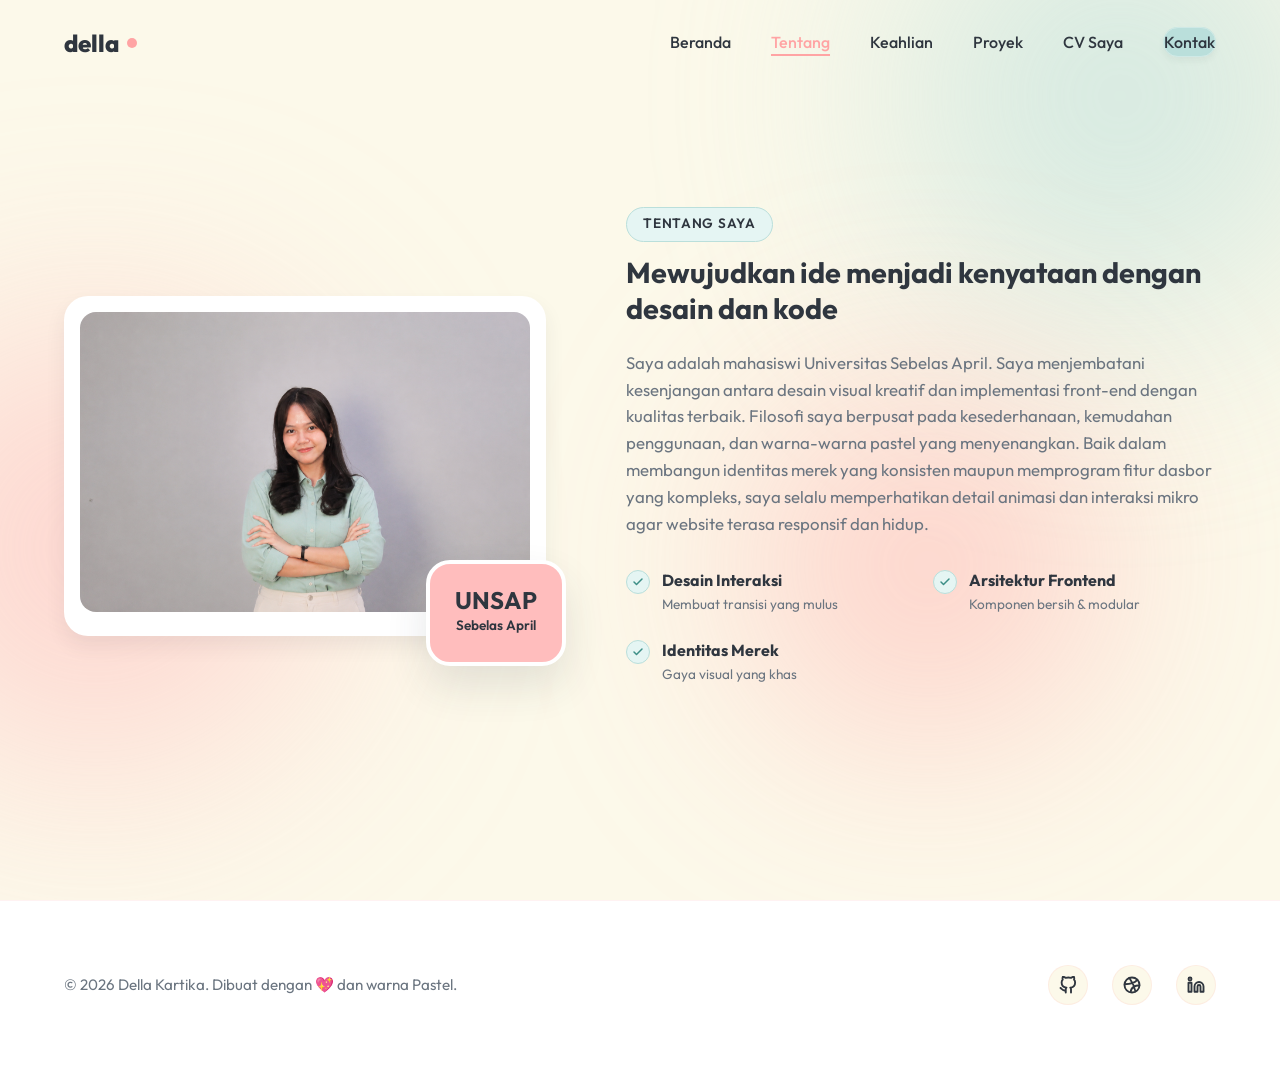
<file: pastel-portfolio/about.html>
<!DOCTYPE html>
<html lang="id">
<head>
  <meta charset="UTF-8">
  <meta name="viewport" content="width=device-width, initial-scale=1.0">
  
  <title>Della Kartika | Tentang Saya</title>
  <meta name="description" content="Tentang Della Kartika - UI/UX Designer & Frontend Developer. Mahasiswi Universitas Sebelas April di Sumedang, Indonesia.">
  
  <!-- Favicon -->
  <link rel="icon" type="image/png" href="assets/avatar_profile.png">
  
  <!-- CSS Stylesheet -->
  <link rel="stylesheet" href="style.css">
</head>
<body>

  <!-- Background Blobs -->
  <div class="blob-decor blob-1"></div>
  <div class="blob-2 blob-decor"></div>
  <div class="blob-3 blob-decor"></div>

  <!-- Navigation Bar -->
  <header class="navbar" id="navbar">
    <div class="container">
      <a href="index.html" class="logo">
        della<span class="logo-dot"></span>
      </a>
      
      <nav>
        <ul class="nav-links" id="nav-links">
          <li class="nav-item"><a href="index.html">Beranda</a></li>
          <li class="nav-item"><a href="about.html" class="active">Tentang</a></li>
          <li class="nav-item"><a href="skill.html">Keahlian</a></li>
          <li class="nav-item"><a href="project.html">Proyek</a></li>
          <li class="nav-item"><a href="cv.html">CV Saya</a></li>
          <li class="nav-item"><a href="contact.html" class="nav-btn">Kontak</a></li>
        </ul>
      </nav>
      
      <button class="mobile-toggle" id="mobile-toggle" aria-label="Toggle Menu">
        <svg width="24" height="24" viewBox="0 0 24 24" fill="none" stroke="currentColor" stroke-width="2.5" stroke-linecap="round" stroke-linejoin="round">
          <line x1="3" y1="12" x2="21" y2="12"></line>
          <line x1="3" y1="6" x2="21" y2="6"></line>
          <line x1="3" y1="18" x2="21" y2="18"></line>
        </svg>
      </button>
    </div>
  </header>

  <!-- About Section (Explore Screen) -->
  <section class="about" id="about" style="min-height: 100vh; display: flex; align-items: center; padding-top: 10rem; padding-bottom: 8rem;">
    <div class="container">
      <div class="about-grid">
        <div class="about-visual" id="about-visual">
          <div class="about-img-box">
            <!-- Reuse avatar for secondary illustration, styled as Polaroid photo -->
            <img src="assets/avatar_profile.png" alt="Della Kartika working" class="about-img">
            <div class="about-badge">
              <span class="num" style="font-size: 1.5rem; font-weight: 700;">UNSAP</span>
              <span class="txt">Sebelas April</span>
            </div>
          </div>
        </div>
        
        <div class="about-content" id="about-content">
          <span class="section-tag">Tentang Saya</span>
          <h2 class="about-subtitle">Mewujudkan ide menjadi kenyataan dengan desain dan kode</h2>
          <p class="about-p">Saya adalah mahasiswi Universitas Sebelas April. Saya menjembatani kesenjangan antara desain visual kreatif dan implementasi front-end dengan kualitas terbaik. Filosofi saya berpusat pada kesederhanaan, kemudahan penggunaan, dan warna-warna pastel yang menyenangkan. Baik dalam membangun identitas merek yang konsisten maupun memprogram fitur dasbor yang kompleks, saya selalu memperhatikan detail animasi dan interaksi mikro agar website terasa responsif dan hidup.</p>
          
          <div class="about-details">
            <div class="detail-item">
              <div class="detail-check">
                <svg width="12" height="12" viewBox="0 0 24 24" fill="none" stroke="currentColor" stroke-width="3" stroke-linecap="round" stroke-linejoin="round"><polyline points="20 6 9 17 4 12"></polyline></svg>
              </div>
              <div class="detail-text">
                <h4>Desain Interaksi</h4>
                <p>Membuat transisi yang mulus</p>
              </div>
            </div>
            
            <div class="detail-item">
              <div class="detail-check">
                <svg width="12" height="12" viewBox="0 0 24 24" fill="none" stroke="currentColor" stroke-width="3" stroke-linecap="round" stroke-linejoin="round"><polyline points="20 6 9 17 4 12"></polyline></svg>
              </div>
              <div class="detail-text">
                <h4>Arsitektur Frontend</h4>
                <p>Komponen bersih & modular</p>
              </div>
            </div>
            
            <div class="detail-item">
              <div class="detail-check">
                <svg width="12" height="12" viewBox="0 0 24 24" fill="none" stroke="currentColor" stroke-width="3" stroke-linecap="round" stroke-linejoin="round"><polyline points="20 6 9 17 4 12"></polyline></svg>
              </div>
              <div class="detail-text">
                <h4>Identitas Merek</h4>
                <p>Gaya visual yang khas</p>
              </div>
            </div>
          </div>
        </div>
      </div>
    </div>
  </section>

  <!-- Footer Section -->
  <footer>
    <div class="container">
      <div class="footer-content">
        <p class="footer-copy">&copy; 2026 Della Kartika. Dibuat dengan 💖 dan warna Pastel.</p>
        
        <ul class="social-links">
          <li>
            <a href="https://github.com" class="social-link" target="_blank" rel="noopener noreferrer" aria-label="GitHub">
              <svg width="18" height="18" viewBox="0 0 24 24" fill="none" stroke="currentColor" stroke-width="2.5" stroke-linecap="round" stroke-linejoin="round"><path d="M9 19c-5 1.5-5-2.5-7-3m14 6v-3.87a3.37 3.37 0 0 0-.94-2.61c3.14-.35 6.44-1.54 6.44-7A5.44 5.44 0 0 0 20 4.77 5.07 5.07 0 0 0 19.91 1S18.73.65 16 2.48a13.38 13.38 0 0 0-7 0C6.27.65 5.09 1 5.09 1A5.07 5.07 0 0 0 5 4.77a5.44 5.44 0 0 0-1.5 3.78c0 5.42 3.3 6.61 6.44 7A3.37 3.37 0 0 0 9 18.13V22"></path></svg>
            </a>
          </li>
          <li>
            <a href="https://dribbble.com" class="social-link" target="_blank" rel="noopener noreferrer" aria-label="Dribbble">
              <svg width="18" height="18" viewBox="0 0 24 24" fill="none" stroke="currentColor" stroke-width="2.5" stroke-linecap="round" stroke-linejoin="round"><circle cx="12" cy="12" r="10"></circle><path d="M8.56 2.75c4.37 6.03 6.02 9.42 8.03 17.72m2.54-15.38c-3.72 4.35-8.94 5.66-16.88 5.85m19.5 1.9c-3.5-.49-11.05 1-11.6 8.56"></path></svg>
            </a>
          </li>
          <li>
            <a href="https://linkedin.com" class="social-link" target="_blank" rel="noopener noreferrer" aria-label="LinkedIn">
              <svg width="18" height="18" viewBox="0 0 24 24" fill="none" stroke="currentColor" stroke-width="2.5" stroke-linecap="round" stroke-linejoin="round"><path d="M16 8a6 6 0 0 1 6 6v7h-4v-7a2 2 0 0 0-2-2 2 2 0 0 0-2 2v7h-4v-7a6 6 0 0 1 6-6z"></path><rect x="2" y="9" width="4" height="12"></rect><circle cx="4" cy="4" r="2"></circle></svg>
            </a>
          </li>
        </ul>
      </div>
    </div>
  </footer>

  <!-- Back to Top Button -->
  <button class="back-to-top" id="back-to-top" aria-label="Back to top">
    <svg width="20" height="20" viewBox="0 0 24 24" fill="none" stroke="currentColor" stroke-width="2.5" stroke-linecap="round" stroke-linejoin="round"><polyline points="18 15 12 9 6 15"></polyline></svg>
  </button>

  <!-- JavaScript Interaction -->
  <script src="script.js"></script>
</body>
</html>
</file>
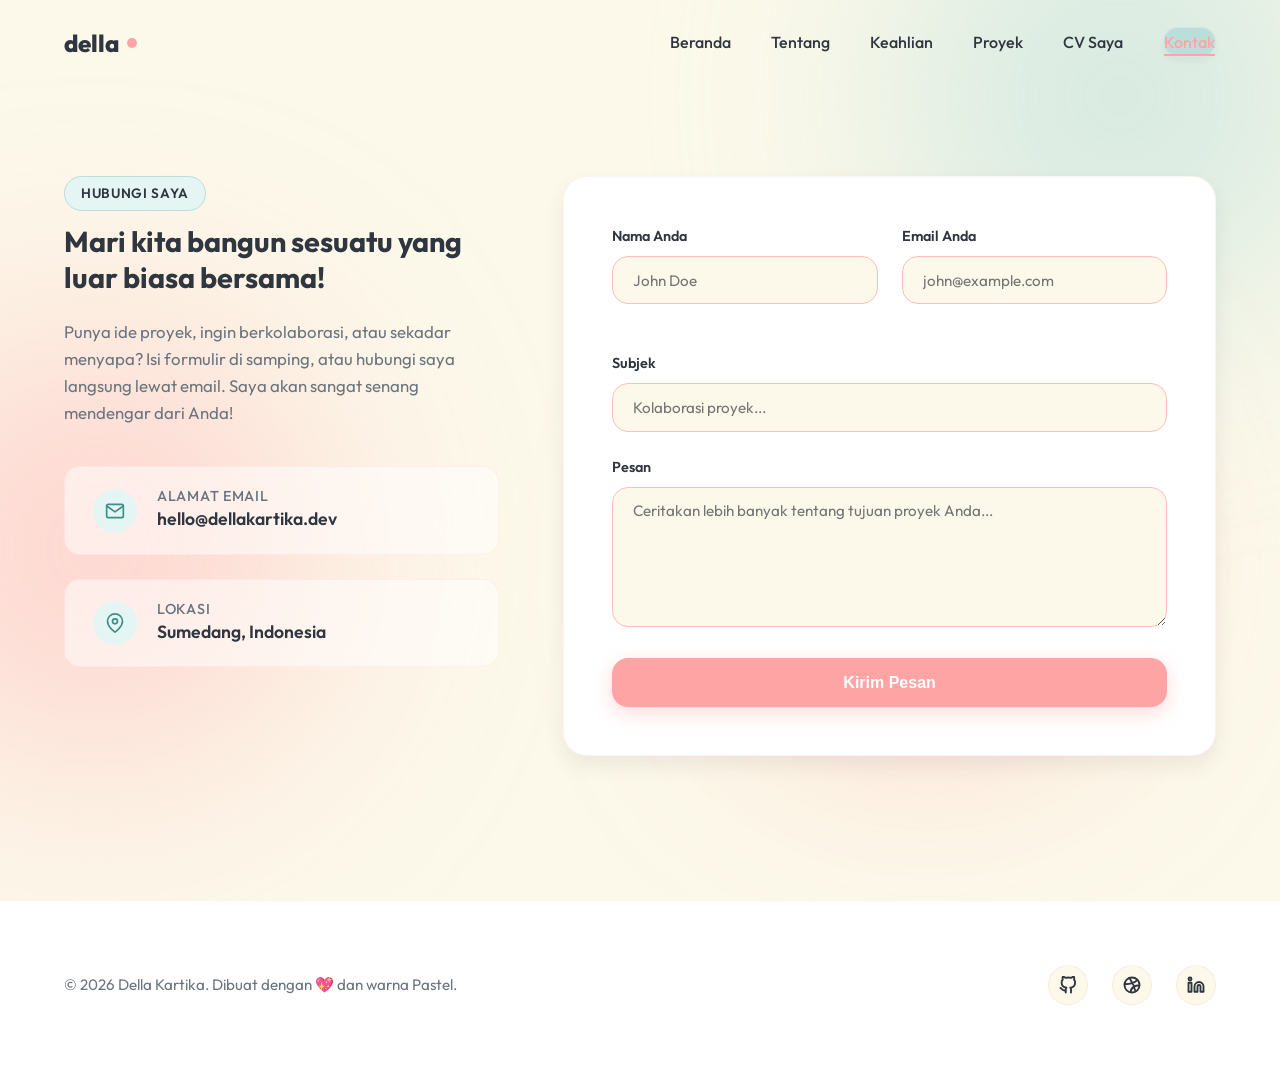
<file: pastel-portfolio/contact.html>
<!DOCTYPE html>
<html lang="id">
<head>
  <meta charset="UTF-8">
  <meta name="viewport" content="width=device-width, initial-scale=1.0">
  
  <title>Della Kartika | Kontak</title>
  <meta name="description" content="Hubungi Della Kartika - UI/UX Designer & Frontend Developer. Kirim pesan kerja sama, kolaborasi, atau pertanyaan.">
  
  <!-- Favicon -->
  <link rel="icon" type="image/png" href="assets/avatar_profile.png">
  
  <!-- CSS Stylesheet -->
  <link rel="stylesheet" href="style.css">
</head>
<body>

  <!-- Background Blobs -->
  <div class="blob-decor blob-1"></div>
  <div class="blob-2 blob-decor"></div>
  <div class="blob-3 blob-decor"></div>

  <!-- Navigation Bar -->
  <header class="navbar" id="navbar">
    <div class="container">
      <a href="index.html" class="logo">
        della<span class="logo-dot"></span>
      </a>
      
      <nav>
        <ul class="nav-links" id="nav-links">
          <li class="nav-item"><a href="index.html">Beranda</a></li>
          <li class="nav-item"><a href="about.html">Tentang</a></li>
          <li class="nav-item"><a href="skill.html">Keahlian</a></li>
          <li class="nav-item"><a href="project.html">Proyek</a></li>
          <li class="nav-item"><a href="cv.html">CV Saya</a></li>
          <li class="nav-item"><a href="contact.html" class="nav-btn active">Kontak</a></li>
        </ul>
      </nav>
      
      <button class="mobile-toggle" id="mobile-toggle" aria-label="Toggle Menu">
        <svg width="24" height="24" viewBox="0 0 24 24" fill="none" stroke="currentColor" stroke-width="2.5" stroke-linecap="round" stroke-linejoin="round">
          <line x1="3" y1="12" x2="21" y2="12"></line>
          <line x1="3" y1="6" x2="21" y2="6"></line>
          <line x1="3" y1="18" x2="21" y2="18"></line>
        </svg>
      </button>
    </div>
  </header>

  <!-- Contact Section (Contact Screen) -->
  <section class="contact" id="contact" style="padding-top: 10rem; padding-bottom: 8rem; min-height: 100vh; display: flex; align-items: center;">
    <div class="container">
      <div class="contact-grid">
        <div class="contact-info" id="contact-info">
          <span class="section-tag">Hubungi Saya</span>
          <h2 class="contact-subtitle">Mari kita bangun sesuatu yang luar biasa bersama!</h2>
          <p class="contact-p">Punya ide proyek, ingin berkolaborasi, atau sekadar menyapa? Isi formulir di samping, atau hubungi saya langsung lewat email. Saya akan sangat senang mendengar dari Anda!</p>
          
          <div class="contact-cards">
            <div class="contact-info-card">
              <div class="contact-info-icon">
                <svg width="20" height="20" viewBox="0 0 24 24" fill="none" stroke="currentColor" stroke-width="2" stroke-linecap="round" stroke-linejoin="round"><path d="M4 4h16c1.1 0 2 .9 2 2v12c0 1.1-.9 2-2 2H4c-1.1 0-2-.9-2-2V6c0-1.1.9-2 2-2z"></path><polyline points="22,6 12,13 2,6"></polyline></svg>
              </div>
              <div class="contact-info-text">
                <h4>Alamat Email</h4>
                <p>hello@dellakartika.dev</p>
              </div>
            </div>
            
            <div class="contact-info-card">
              <div class="contact-info-icon">
                <svg width="20" height="20" viewBox="0 0 24 24" fill="none" stroke="currentColor" stroke-width="2" stroke-linecap="round" stroke-linejoin="round"><path d="M21 10c0 7-9 13-9 13s-9-6-9-13a9 9 0 0 1 18 0z"></path><circle cx="12" cy="10" r="3"></circle></svg>
              </div>
              <div class="contact-info-text">
                <h4>Lokasi</h4>
                <p>Sumedang, Indonesia</p>
              </div>
            </div>
          </div>
        </div>
        
        <div class="contact-form-container" id="contact-form-container">
          <form id="contact-form">
            <div class="form-row">
              <div class="form-group">
                <label for="name">Nama Anda</label>
                <input type="text" id="name" class="form-control" placeholder="John Doe" required>
              </div>
              <div class="form-group">
                <label for="email">Email Anda</label>
                <input type="email" id="email" class="form-control" placeholder="john@example.com" required>
              </div>
            </div>
            
            <div class="form-group">
              <label for="subject">Subjek</label>
              <input type="text" id="subject" class="form-control" placeholder="Kolaborasi proyek..." required>
            </div>
            
            <div class="form-group">
              <label for="message">Pesan</label>
              <textarea id="message" class="form-control" placeholder="Ceritakan lebih banyak tentang tujuan proyek Anda..." required></textarea>
            </div>
            
            <button type="submit" class="btn btn-primary" style="width: 100%;">Kirim Pesan</button>
          </form>
        </div>
      </div>
    </div>
  </section>

  <!-- Footer Section -->
  <footer>
    <div class="container">
      <div class="footer-content">
        <p class="footer-copy">&copy; 2026 Della Kartika. Dibuat dengan 💖 dan warna Pastel.</p>
        
        <ul class="social-links">
          <li>
            <a href="https://github.com" class="social-link" target="_blank" rel="noopener noreferrer" aria-label="GitHub">
              <svg width="18" height="18" viewBox="0 0 24 24" fill="none" stroke="currentColor" stroke-width="2.5" stroke-linecap="round" stroke-linejoin="round"><path d="M9 19c-5 1.5-5-2.5-7-3m14 6v-3.87a3.37 3.37 0 0 0-.94-2.61c3.14-.35 6.44-1.54 6.44-7A5.44 5.44 0 0 0 20 4.77 5.07 5.07 0 0 0 19.91 1S18.73.65 16 2.48a13.38 13.38 0 0 0-7 0C6.27.65 5.09 1 5.09 1A5.07 5.07 0 0 0 5 4.77a5.44 5.44 0 0 0-1.5 3.78c0 5.42 3.3 6.61 6.44 7A3.37 3.37 0 0 0 9 18.13V22"></path></svg>
            </a>
          </li>
          <li>
            <a href="https://dribbble.com" class="social-link" target="_blank" rel="noopener noreferrer" aria-label="Dribbble">
              <svg width="18" height="18" viewBox="0 0 24 24" fill="none" stroke="currentColor" stroke-width="2.5" stroke-linecap="round" stroke-linejoin="round"><circle cx="12" cy="12" r="10"></circle><path d="M8.56 2.75c4.37 6.03 6.02 9.42 8.03 17.72m2.54-15.38c-3.72 4.35-8.94 5.66-16.88 5.85m19.5 1.9c-3.5-.49-11.05 1-11.6 8.56"></path></svg>
            </a>
          </li>
          <li>
            <a href="https://linkedin.com" class="social-link" target="_blank" rel="noopener noreferrer" aria-label="LinkedIn">
              <svg width="18" height="18" viewBox="0 0 24 24" fill="none" stroke="currentColor" stroke-width="2.5" stroke-linecap="round" stroke-linejoin="round"><path d="M16 8a6 6 0 0 1 6 6v7h-4v-7a2 2 0 0 0-2-2 2 2 0 0 0-2 2v7h-4v-7a6 6 0 0 1 6-6z"></path><rect x="2" y="9" width="4" height="12"></rect><circle cx="4" cy="4" r="2"></circle></svg>
            </a>
          </li>
        </ul>
      </div>
    </div>
  </footer>

  <!-- Toast Notification -->
  <div class="toast-container">
    <div class="toast" id="success-toast">
      <div class="toast-icon">
        <svg width="12" height="12" viewBox="0 0 24 24" fill="none" stroke="currentColor" stroke-width="3" stroke-linecap="round" stroke-linejoin="round"><polyline points="20 6 9 17 4 12"></polyline></svg>
      </div>
      <div class="toast-content">
        <h5>Pesan Terkirim!</h5>
        <p>Terima kasih. Saya akan segera membalas pesan Anda.</p>
      </div>
    </div>
  </div>

  <!-- Back to Top Button -->
  <button class="back-to-top" id="back-to-top" aria-label="Back to top">
    <svg width="20" height="20" viewBox="0 0 24 24" fill="none" stroke="currentColor" stroke-width="2.5" stroke-linecap="round" stroke-linejoin="round"><polyline points="18 15 12 9 6 15"></polyline></svg>
  </button>

  <!-- JavaScript Interaction -->
  <script src="script.js"></script>
</body>
</html>
</file>
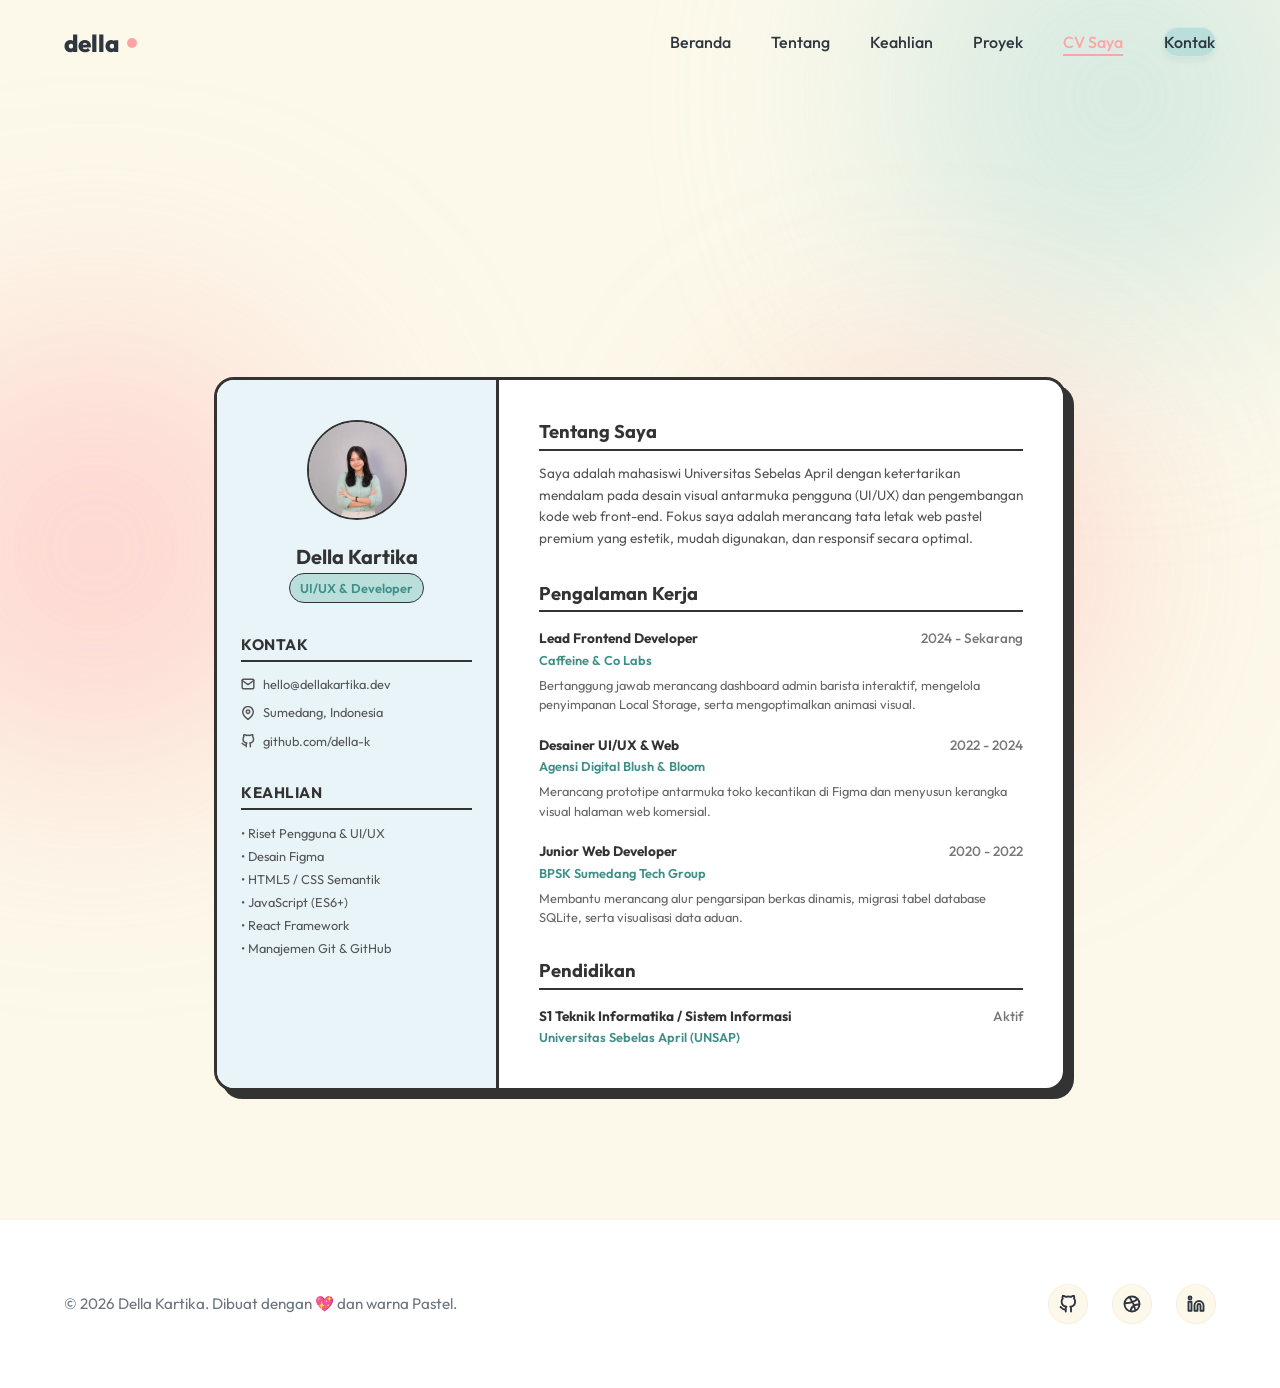
<file: pastel-portfolio/cv.html>
<!DOCTYPE html>
<html lang="id">
<head>
  <meta charset="UTF-8">
  <meta name="viewport" content="width=device-width, initial-scale=1.0">
  
  <title>Della Kartika | CV Saya</title>
  <meta name="description" content="Curriculum Vitae (CV) Della Kartika - UI/UX Designer & Frontend Developer. Riwayat hidup profesional, pendidikan, dan keahlian teknis.">
  
  <!-- Favicon -->
  <link rel="icon" type="image/png" href="assets/avatar_profile.png">
  
  <!-- CSS Stylesheet -->
  <link rel="stylesheet" href="style.css">
</head>
<body>

  <!-- Background Blobs -->
  <div class="blob-decor blob-1"></div>
  <div class="blob-2 blob-decor"></div>
  <div class="blob-3 blob-decor"></div>

  <!-- Navigation Bar -->
  <header class="navbar" id="navbar">
    <div class="container">
      <a href="index.html" class="logo">
        della<span class="logo-dot"></span>
      </a>
      
      <nav>
        <ul class="nav-links" id="nav-links">
          <li class="nav-item"><a href="index.html">Beranda</a></li>
          <li class="nav-item"><a href="about.html">Tentang</a></li>
          <li class="nav-item"><a href="skill.html">Keahlian</a></li>
          <li class="nav-item"><a href="project.html">Proyek</a></li>
          <li class="nav-item"><a href="cv.html" class="active">CV Saya</a></li>
          <li class="nav-item"><a href="contact.html" class="nav-btn">Kontak</a></li>
        </ul>
      </nav>
      
      <button class="mobile-toggle" id="mobile-toggle" aria-label="Toggle Menu">
        <svg width="24" height="24" viewBox="0 0 24 24" fill="none" stroke="currentColor" stroke-width="2.5" stroke-linecap="round" stroke-linejoin="round">
          <line x1="3" y1="12" x2="21" y2="12"></line>
          <line x1="3" y1="6" x2="21" y2="6"></line>
          <line x1="3" y1="18" x2="21" y2="18"></line>
        </svg>
      </button>
    </div>
  </header>

  <!-- CV Section (CV Saya Screen) -->
  <section class="cv-section" style="padding-top: 10rem; padding-bottom: 8rem; min-height: 100vh;">
    <div class="container" style="max-width: 900px;">
      
      <div class="section-header" id="cv-header" style="margin-bottom: 3rem;">
        <span class="section-tag">Curriculum Vitae</span>
        <h2 class="section-title">Daftar Riwayat Hidup</h2>
        <p class="section-desc">Ringkasan kualifikasi profesional, pengalaman karir, dan latar belakang pendidikan saya.</p>
      </div>

      <!-- CV Paper Layout -->
      <div class="cv-paper" style="background: #ffffff; border: 3px solid #333; border-radius: 20px; box-shadow: 8px 8px 0px #333; overflow: hidden; display: grid; grid-template-columns: 1fr 2fr;">
        
        <!-- Sidebar Column (Left) -->
        <div class="cv-sidebar" style="background: #E8F4F8; border-right: 3px solid #333; padding: 2.5rem 1.5rem;">
          <div class="cv-avatar-box" style="text-align: center; margin-bottom: 2rem;">
            <img src="assets/avatar_profile.png" alt="Della Kartika CV Photo" style="width: 100px; height: 100px; border-radius: 50%; border: 2.5px solid #333; object-fit: cover; background: #fff; margin-bottom: 1rem;">
            <h3 style="font-family: 'Outfit', sans-serif; font-size: 1.25rem; font-weight: 700; color: #333; margin-bottom: 0.25rem;">Della Kartika</h3>
            <span style="font-size: 0.8rem; font-weight: 600; color: #3d8f87; background: #BADFDB; padding: 0.25rem 0.65rem; border: 1.5px solid #333; border-radius: 20px; display: inline-block;">UI/UX & Developer</span>
          </div>

          <div class="cv-block" style="margin-bottom: 2rem;">
            <h4 style="font-family: 'Outfit', sans-serif; font-size: 0.95rem; font-weight: 700; color: #333; text-transform: uppercase; letter-spacing: 0.5px; border-bottom: 2px solid #333; padding-bottom: 0.35rem; margin-bottom: 0.75rem;">Kontak</h4>
            <ul style="list-style: none; padding: 0; font-size: 0.8rem; line-height: 1.6; color: #555;">
              <li style="margin-bottom: 0.5rem; display: flex; align-items: center; gap: 0.5rem;">
                <svg width="14" height="14" viewBox="0 0 24 24" fill="none" stroke="currentColor" stroke-width="2.5" stroke-linecap="round" stroke-linejoin="round"><path d="M4 4h16c1.1 0 2 .9 2 2v12c0 1.1-.9 2-2 2H4c-1.1 0-2-.9-2-2V6c0-1.1.9-2 2-2z"></path><polyline points="22,6 12,13 2,6"></polyline></svg>
                hello@dellakartika.dev
              </li>
              <li style="margin-bottom: 0.5rem; display: flex; align-items: center; gap: 0.5rem;">
                <svg width="14" height="14" viewBox="0 0 24 24" fill="none" stroke="currentColor" stroke-width="2.5" stroke-linecap="round" stroke-linejoin="round"><path d="M21 10c0 7-9 13-9 13s-9-6-9-13a9 9 0 0 1 18 0z"></path><circle cx="12" cy="10" r="3"></circle></svg>
                Sumedang, Indonesia
              </li>
              <li style="display: flex; align-items: center; gap: 0.5rem;">
                <svg width="14" height="14" viewBox="0 0 24 24" fill="none" stroke="currentColor" stroke-width="2.5" stroke-linecap="round" stroke-linejoin="round"><path d="M9 19c-5 1.5-5-2.5-7-3m14 6v-3.87a3.37 3.37 0 0 0-.94-2.61c3.14-.35 6.44-1.54 6.44-7A5.44 5.44 0 0 0 20 4.77 5.07 5.07 0 0 0 19.91 1S18.73.65 16 2.48a13.38 13.38 0 0 0-7 0C6.27.65 5.09 1 5.09 1A5.07 5.07 0 0 0 5 4.77a5.44 5.44 0 0 0-1.5 3.78c0 5.42 3.3 6.61 6.44 7A3.37 3.37 0 0 0 9 18.13V22"></path></svg>
                github.com/della-k
              </li>
            </ul>
          </div>

          <div class="cv-block">
            <h4 style="font-family: 'Outfit', sans-serif; font-size: 0.95rem; font-weight: 700; color: #333; text-transform: uppercase; letter-spacing: 0.5px; border-bottom: 2px solid #333; padding-bottom: 0.35rem; margin-bottom: 0.75rem;">Keahlian</h4>
            <ul style="list-style: none; padding: 0; font-size: 0.8rem; line-height: 1.8; color: #555;">
              <li>• Riset Pengguna & UI/UX</li>
              <li>• Desain Figma</li>
              <li>• HTML5 / CSS Semantik</li>
              <li>• JavaScript (ES6+)</li>
              <li>• React Framework</li>
              <li>• Manajemen Git & GitHub</li>
            </ul>
          </div>
        </div>

        <!-- Main Column (Right) -->
        <div class="cv-main" style="padding: 2.5rem;">
          
          <!-- Profile Section -->
          <div class="cv-section-inner" style="margin-bottom: 2rem;">
            <h3 style="font-family: 'Outfit', sans-serif; font-size: 1.15rem; font-weight: 700; color: #333; border-bottom: 2px solid #333; padding-bottom: 0.35rem; margin-bottom: 0.75rem;">Tentang Saya</h3>
            <p style="font-size: 0.85rem; line-height: 1.6; color: #555;">Saya adalah mahasiswi Universitas Sebelas April dengan ketertarikan mendalam pada desain visual antarmuka pengguna (UI/UX) dan pengembangan kode web front-end. Fokus saya adalah merancang tata letak web pastel premium yang estetik, mudah digunakan, dan responsif secara optimal.</p>
          </div>

          <!-- Experience Section -->
          <div class="cv-section-inner" style="margin-bottom: 2rem;">
            <h3 style="font-family: 'Outfit', sans-serif; font-size: 1.15rem; font-weight: 700; color: #333; border-bottom: 2px solid #333; padding-bottom: 0.35rem; margin-bottom: 1rem;">Pengalaman Kerja</h3>
            
            <div class="cv-item" style="margin-bottom: 1.25rem;">
              <div style="display: flex; justify-content: space-between; font-size: 0.85rem; font-weight: 700; color: #333;">
                <span>Lead Frontend Developer</span>
                <span style="font-weight: 500; color: #777;">2024 - Sekarang</span>
              </div>
              <div style="font-size: 0.8rem; font-weight: 600; color: #3d8f87; margin-bottom: 0.35rem;">Caffeine & Co Labs</div>
              <p style="font-size: 0.8rem; line-height: 1.5; color: #666;">Bertanggung jawab merancang dashboard admin barista interaktif, mengelola penyimpanan Local Storage, serta mengoptimalkan animasi visual.</p>
            </div>

            <div class="cv-item" style="margin-bottom: 1.25rem;">
              <div style="display: flex; justify-content: space-between; font-size: 0.85rem; font-weight: 700; color: #333;">
                <span>Desainer UI/UX & Web</span>
                <span style="font-weight: 500; color: #777;">2022 - 2024</span>
              </div>
              <div style="font-size: 0.8rem; font-weight: 600; color: #3d8f87; margin-bottom: 0.35rem;">Agensi Digital Blush & Bloom</div>
              <p style="font-size: 0.8rem; line-height: 1.5; color: #666;">Merancang prototipe antarmuka toko kecantikan di Figma dan menyusun kerangka visual halaman web komersial.</p>
            </div>

            <div class="cv-item">
              <div style="display: flex; justify-content: space-between; font-size: 0.85rem; font-weight: 700; color: #333;">
                <span>Junior Web Developer</span>
                <span style="font-weight: 500; color: #777;">2020 - 2022</span>
              </div>
              <div style="font-size: 0.8rem; font-weight: 600; color: #3d8f87; margin-bottom: 0.35rem;">BPSK Sumedang Tech Group</div>
              <p style="font-size: 0.8rem; line-height: 1.5; color: #666;">Membantu merancang alur pengarsipan berkas dinamis, migrasi tabel database SQLite, serta visualisasi data aduan.</p>
            </div>
          </div>

          <!-- Education Section -->
          <div class="cv-section-inner">
            <h3 style="font-family: 'Outfit', sans-serif; font-size: 1.15rem; font-weight: 700; color: #333; border-bottom: 2px solid #333; padding-bottom: 0.35rem; margin-bottom: 1rem;">Pendidikan</h3>
            
            <div class="cv-item">
              <div style="display: flex; justify-content: space-between; font-size: 0.85rem; font-weight: 700; color: #333;">
                <span>S1 Teknik Informatika / Sistem Informasi</span>
                <span style="font-weight: 500; color: #777;">Aktif</span>
              </div>
              <div style="font-size: 0.8rem; font-weight: 600; color: #3d8f87;">Universitas Sebelas April (UNSAP)</div>
            </div>
          </div>

        </div>

      </div>

    </div>
  </section>

  <!-- Footer Section -->
  <footer>
    <div class="container">
      <div class="footer-content">
        <p class="footer-copy">&copy; 2026 Della Kartika. Dibuat dengan 💖 dan warna Pastel.</p>
        
        <ul class="social-links">
          <li>
            <a href="https://github.com" class="social-link" target="_blank" rel="noopener noreferrer" aria-label="GitHub">
              <svg width="18" height="18" viewBox="0 0 24 24" fill="none" stroke="currentColor" stroke-width="2.5" stroke-linecap="round" stroke-linejoin="round"><path d="M9 19c-5 1.5-5-2.5-7-3m14 6v-3.87a3.37 3.37 0 0 0-.94-2.61c3.14-.35 6.44-1.54 6.44-7A5.44 5.44 0 0 0 20 4.77 5.07 5.07 0 0 0 19.91 1S18.73.65 16 2.48a13.38 13.38 0 0 0-7 0C6.27.65 5.09 1 5.09 1A5.07 5.07 0 0 0 5 4.77a5.44 5.44 0 0 0-1.5 3.78c0 5.42 3.3 6.61 6.44 7A3.37 3.37 0 0 0 9 18.13V22"></path></svg>
            </a>
          </li>
          <li>
            <a href="https://dribbble.com" class="social-link" target="_blank" rel="noopener noreferrer" aria-label="Dribbble">
              <svg width="18" height="18" viewBox="0 0 24 24" fill="none" stroke="currentColor" stroke-width="2.5" stroke-linecap="round" stroke-linejoin="round"><circle cx="12" cy="12" r="10"></circle><path d="M8.56 2.75c4.37 6.03 6.02 9.42 8.03 17.72m2.54-15.38c-3.72 4.35-8.94 5.66-16.88 5.85m19.5 1.9c-3.5-.49-11.05 1-11.6 8.56"></path></svg>
            </a>
          </li>
          <li>
            <a href="https://linkedin.com" class="social-link" target="_blank" rel="noopener noreferrer" aria-label="LinkedIn">
              <svg width="18" height="18" viewBox="0 0 24 24" fill="none" stroke="currentColor" stroke-width="2.5" stroke-linecap="round" stroke-linejoin="round"><path d="M16 8a6 6 0 0 1 6 6v7h-4v-7a2 2 0 0 0-2-2 2 2 0 0 0-2 2v7h-4v-7a6 6 0 0 1 6-6z"></path><rect x="2" y="9" width="4" height="12"></rect><circle cx="4" cy="4" r="2"></circle></svg>
            </a>
          </li>
        </ul>
      </div>
    </div>
  </footer>

  <!-- Back to Top Button -->
  <button class="back-to-top" id="back-to-top" aria-label="Back to top">
    <svg width="20" height="20" viewBox="0 0 24 24" fill="none" stroke="currentColor" stroke-width="2.5" stroke-linecap="round" stroke-linejoin="round"><polyline points="18 15 12 9 6 15"></polyline></svg>
  </button>

  <!-- JavaScript Interaction -->
  <script src="script.js"></script>
</body>
</html>
</file>
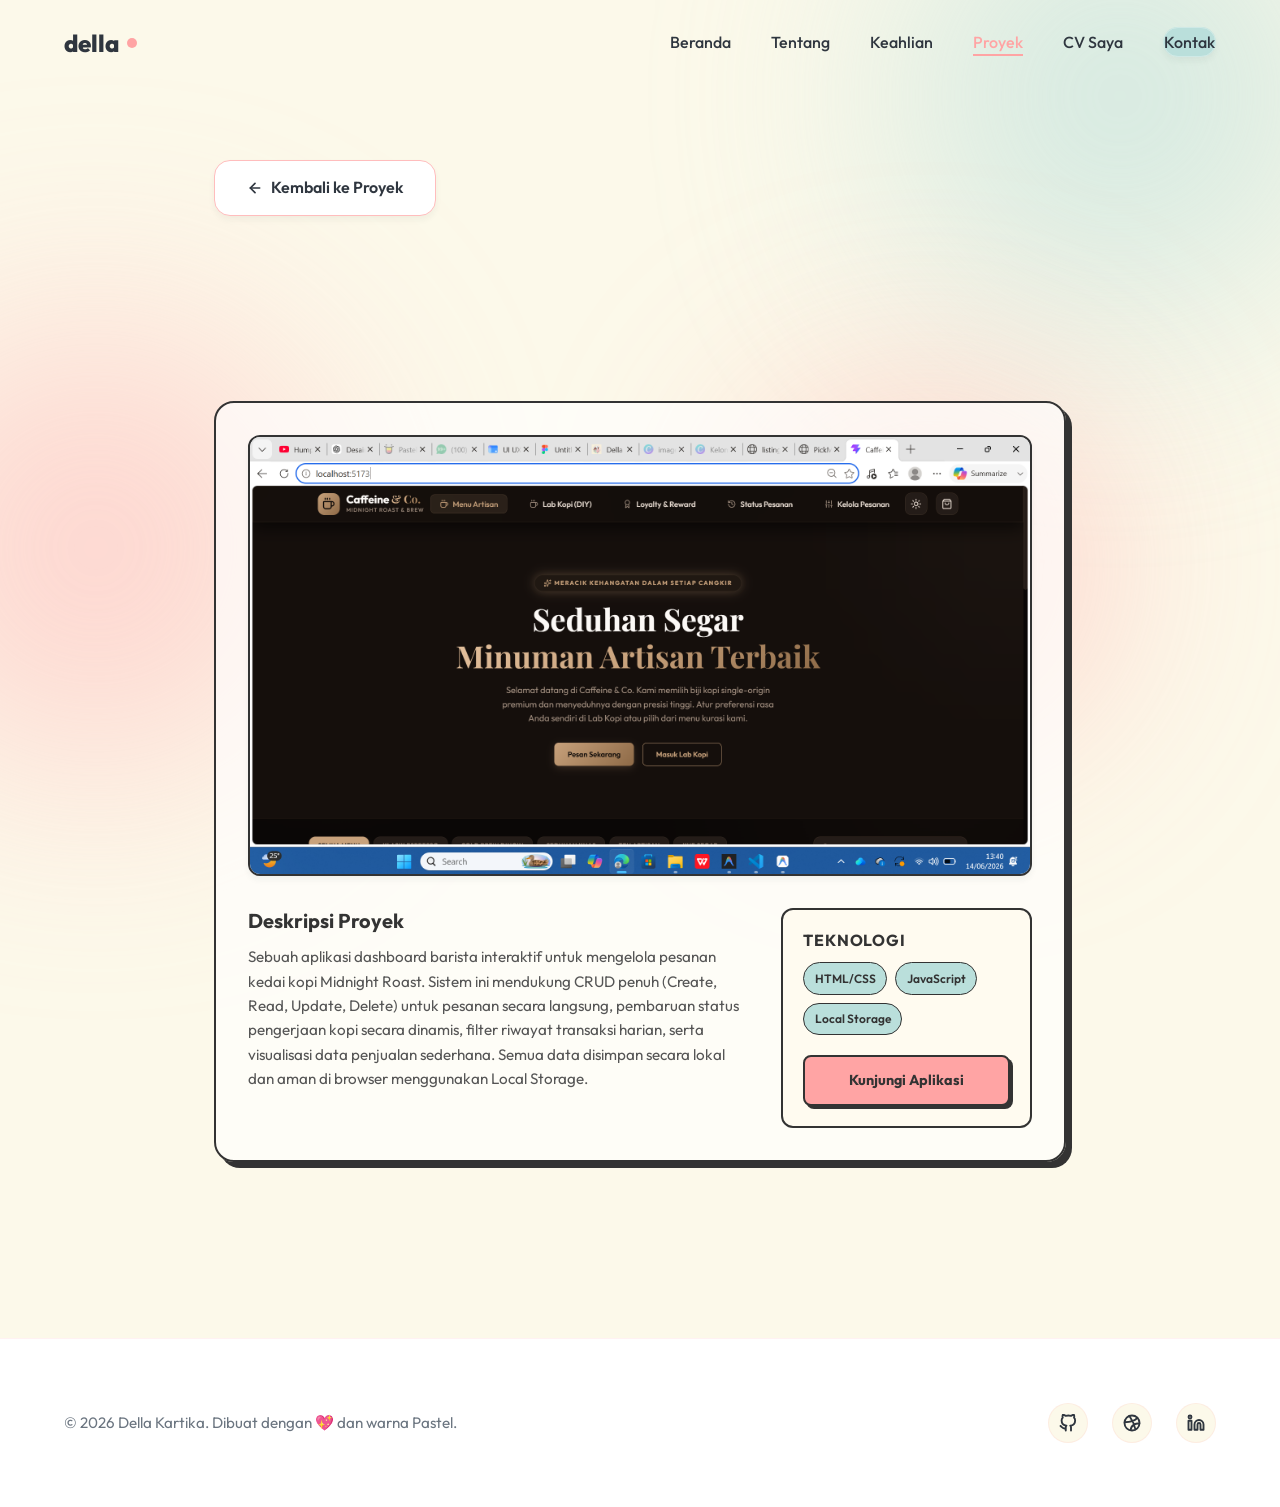
<file: pastel-portfolio/project-detail-1.html>
<!DOCTYPE html>
<html lang="id">
<head>
  <meta charset="UTF-8">
  <meta name="viewport" content="width=device-width, initial-scale=1.0">
  
  <title>Della Kartika | Detail Proyek - Midnight Roast Manager</title>
  
  <!-- Favicon -->
  <link rel="icon" type="image/png" href="assets/avatar_profile.png">
  
  <!-- CSS Stylesheet -->
  <link rel="stylesheet" href="style.css">
</head>
<body>

  <!-- Background Blobs -->
  <div class="blob-decor blob-1"></div>
  <div class="blob-2 blob-decor"></div>
  <div class="blob-3 blob-decor"></div>

  <!-- Navigation Bar -->
  <header class="navbar" id="navbar">
    <div class="container">
      <a href="index.html" class="logo">
        della<span class="logo-dot"></span>
      </a>
      
      <nav>
        <ul class="nav-links" id="nav-links">
          <li class="nav-item"><a href="index.html">Beranda</a></li>
          <li class="nav-item"><a href="about.html">Tentang</a></li>
          <li class="nav-item"><a href="skill.html">Keahlian</a></li>
          <li class="nav-item"><a href="project.html" class="active">Proyek</a></li>
          <li class="nav-item"><a href="cv.html">CV Saya</a></li>
          <li class="nav-item"><a href="contact.html" class="nav-btn">Kontak</a></li>
        </ul>
      </nav>
      
      <button class="mobile-toggle" id="mobile-toggle" aria-label="Toggle Menu">
        <svg width="24" height="24" viewBox="0 0 24 24" fill="none" stroke="currentColor" stroke-width="2.5" stroke-linecap="round" stroke-linejoin="round">
          <line x1="3" y1="12" x2="21" y2="12"></line>
          <line x1="3" y1="6" x2="21" y2="6"></line>
          <line x1="3" y1="18" x2="21" y2="18"></line>
        </svg>
      </button>
    </div>
  </header>

  <!-- Project Detail Content (Detail Proyek 1) -->
  <section class="project-detail" style="padding-top: 10rem; padding-bottom: 8rem; min-height: 100vh;">
    <div class="container" style="max-width: 900px;">
      
      <a href="project.html" class="btn btn-secondary" style="margin-bottom: 2rem; display: inline-flex; align-items: center; gap: 0.5rem; text-decoration: none;">
        <svg width="16" height="16" viewBox="0 0 24 24" fill="none" stroke="currentColor" stroke-width="2.5" stroke-linecap="round" stroke-linejoin="round"><line x1="19" y1="12" x2="5" y2="12"></line><polyline points="12 19 5 12 12 5"></polyline></svg>
        Kembali ke Proyek
      </a>
      
      <div class="section-header" style="text-align: left; margin-bottom: 3rem;">
        <span class="section-tag">Aplikasi Web</span>
        <h2 class="section-title" style="font-size: 2.5rem; margin-top: 0.5rem;">Midnight Roast Manager</h2>
      </div>
      
      <div class="project-detail-box" style="background: rgba(255, 255, 255, 0.65); border: 2px solid #333; border-radius: 20px; padding: 2rem; box-shadow: 6px 6px 0px #333; margin-bottom: 3rem;">
        <div class="modal-img-box" style="border: 2px solid #333; border-radius: 12px; overflow: hidden; margin-bottom: 2rem; height: auto; max-height: 450px; background: #fff;">
          <img src="assets/project_caffeine.png" alt="Midnight Roast Manager" style="width: 100%; height: auto; display: block;">
        </div>
        
        <div class="modal-meta" style="display: grid; grid-template-columns: 2fr 1fr; gap: 2rem;">
          <div class="modal-info">
            <h4 style="font-family: 'Outfit', sans-serif; font-size: 1.25rem; font-weight: 700; color: #333; margin-bottom: 0.75rem;">Deskripsi Proyek</h4>
            <p style="font-size: 0.95rem; line-height: 1.6; color: #555; margin-bottom: 1.5rem;">Sebuah aplikasi dashboard barista interaktif untuk mengelola pesanan kedai kopi Midnight Roast. Sistem ini mendukung CRUD penuh (Create, Read, Update, Delete) untuk pesanan secara langsung, pembaruan status pengerjaan kopi secara dinamis, filter riwayat transaksi harian, serta visualisasi data penjualan sederhana. Semua data disimpan secara lokal dan aman di browser menggunakan Local Storage.</p>
          </div>
          
          <div class="modal-sidebar">
            <div class="modal-sidebar-box" style="background: #FFFBF0; border: 2px solid #333; border-radius: 12px; padding: 1.25rem;">
              <h5 style="font-family: 'Outfit', sans-serif; font-size: 1rem; font-weight: 700; color: #333; margin-bottom: 0.75rem;">Teknologi</h5>
              <div class="modal-tech-list" style="display: flex; flex-wrap: wrap; gap: 0.5rem; margin-bottom: 1.25rem;">
                <span class="project-tag" style="background: #BADFDB; color: #333; font-size: 0.75rem; font-weight: 600; padding: 0.35rem 0.65rem; border: 1.5px solid #333; border-radius: 20px;">HTML/CSS</span>
                <span class="project-tag" style="background: #BADFDB; color: #333; font-size: 0.75rem; font-weight: 600; padding: 0.35rem 0.65rem; border: 1.5px solid #333; border-radius: 20px;">JavaScript</span>
                <span class="project-tag" style="background: #BADFDB; color: #333; font-size: 0.75rem; font-weight: 600; padding: 0.35rem 0.65rem; border: 1.5px solid #333; border-radius: 20px;">Local Storage</span>
              </div>
              <a href="#" class="modal-link-btn" target="_blank" style="display: block; text-align: center; background: #FFA4A4; color: #333; text-decoration: none; font-weight: 700; font-size: 0.9rem; padding: 0.75rem; border: 2px solid #333; border-radius: 8px; box-shadow: 3px 3px 0px #333; transition: all 0.2s ease;">Kunjungi Aplikasi</a>
            </div>
          </div>
        </div>
      </div>
      
    </div>
  </section>

  <!-- Footer Section -->
  <footer>
    <div class="container">
      <div class="footer-content">
        <p class="footer-copy">&copy; 2026 Della Kartika. Dibuat dengan 💖 dan warna Pastel.</p>
        
        <ul class="social-links">
          <li>
            <a href="https://github.com" class="social-link" target="_blank" rel="noopener noreferrer" aria-label="GitHub">
              <svg width="18" height="18" viewBox="0 0 24 24" fill="none" stroke="currentColor" stroke-width="2.5" stroke-linecap="round" stroke-linejoin="round"><path d="M9 19c-5 1.5-5-2.5-7-3m14 6v-3.87a3.37 3.37 0 0 0-.94-2.61c3.14-.35 6.44-1.54 6.44-7A5.44 5.44 0 0 0 20 4.77 5.07 5.07 0 0 0 19.91 1S18.73.65 16 2.48a13.38 13.38 0 0 0-7 0C6.27.65 5.09 1 5.09 1A5.07 5.07 0 0 0 5 4.77a5.44 5.44 0 0 0-1.5 3.78c0 5.42 3.3 6.61 6.44 7A3.37 3.37 0 0 0 9 18.13V22"></path></svg>
            </a>
          </li>
          <li>
            <a href="https://dribbble.com" class="social-link" target="_blank" rel="noopener noreferrer" aria-label="Dribbble">
              <svg width="18" height="18" viewBox="0 0 24 24" fill="none" stroke="currentColor" stroke-width="2.5" stroke-linecap="round" stroke-linejoin="round"><circle cx="12" cy="12" r="10"></circle><path d="M8.56 2.75c4.37 6.03 6.02 9.42 8.03 17.72m2.54-15.38c-3.72 4.35-8.94 5.66-16.88 5.85m19.5 1.9c-3.5-.49-11.05 1-11.6 8.56"></path></svg>
            </a>
          </li>
          <li>
            <a href="https://linkedin.com" class="social-link" target="_blank" rel="noopener noreferrer" aria-label="LinkedIn">
              <svg width="18" height="18" viewBox="0 0 24 24" fill="none" stroke="currentColor" stroke-width="2.5" stroke-linecap="round" stroke-linejoin="round"><path d="M16 8a6 6 0 0 1 6 6v7h-4v-7a2 2 0 0 0-2-2 2 2 0 0 0-2 2v7h-4v-7a6 6 0 0 1 6-6z"></path><rect x="2" y="9" width="4" height="12"></rect><circle cx="4" cy="4" r="2"></circle></svg>
            </a>
          </li>
        </ul>
      </div>
    </div>
  </footer>

  <!-- Back to Top Button -->
  <button class="back-to-top" id="back-to-top" aria-label="Back to top">
    <svg width="20" height="20" viewBox="0 0 24 24" fill="none" stroke="currentColor" stroke-width="2.5" stroke-linecap="round" stroke-linejoin="round"><polyline points="18 15 12 9 6 15"></polyline></svg>
  </button>

  <!-- JavaScript Interaction -->
  <script src="script.js"></script>
</body>
</html>
</file>
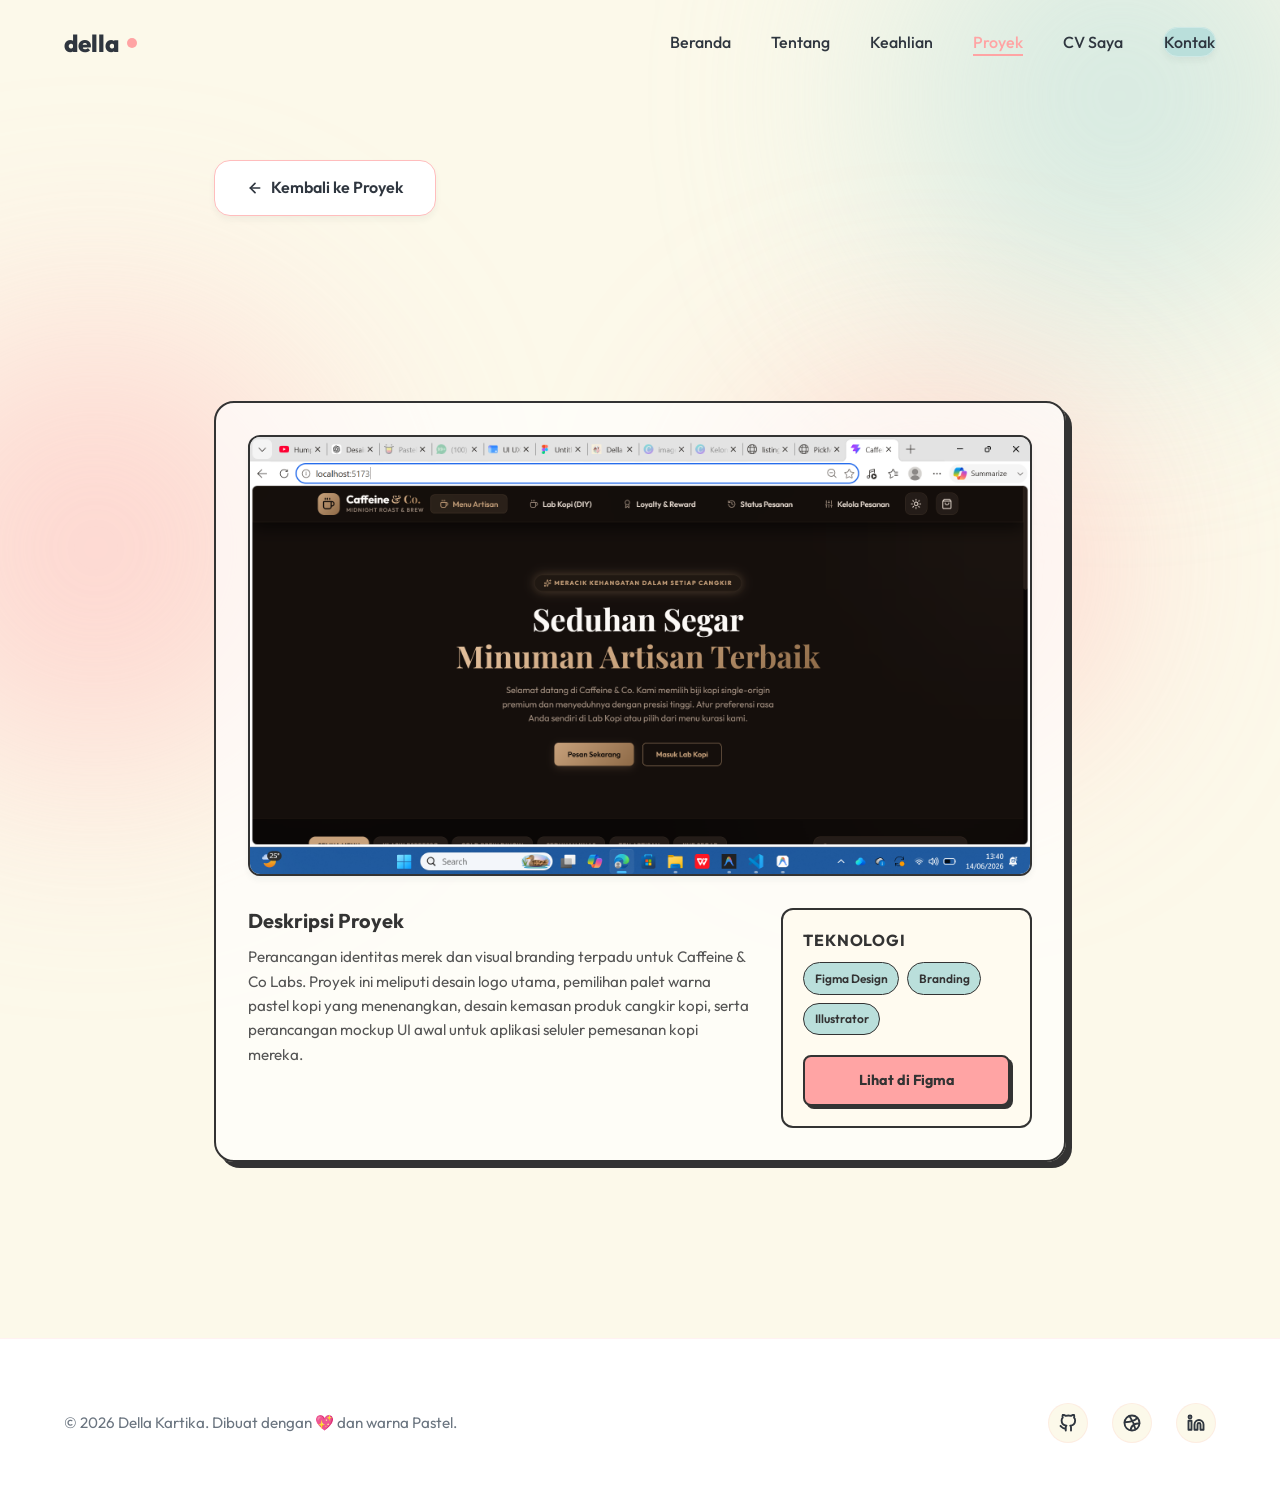
<file: pastel-portfolio/project-detail-2.html>
<!DOCTYPE html>
<html lang="id">
<head>
  <meta charset="UTF-8">
  <meta name="viewport" content="width=device-width, initial-scale=1.0">
  
  <title>Della Kartika | Detail Proyek - Caffeine & Co Brand</title>
  
  <!-- Favicon -->
  <link rel="icon" type="image/png" href="assets/avatar_profile.png">
  
  <!-- CSS Stylesheet -->
  <link rel="stylesheet" href="style.css">
</head>
<body>

  <!-- Background Blobs -->
  <div class="blob-decor blob-1"></div>
  <div class="blob-2 blob-decor"></div>
  <div class="blob-3 blob-decor"></div>

  <!-- Navigation Bar -->
  <header class="navbar" id="navbar">
    <div class="container">
      <a href="index.html" class="logo">
        della<span class="logo-dot"></span>
      </a>
      
      <nav>
        <ul class="nav-links" id="nav-links">
          <li class="nav-item"><a href="index.html">Beranda</a></li>
          <li class="nav-item"><a href="about.html">Tentang</a></li>
          <li class="nav-item"><a href="skill.html">Keahlian</a></li>
          <li class="nav-item"><a href="project.html" class="active">Proyek</a></li>
          <li class="nav-item"><a href="cv.html">CV Saya</a></li>
          <li class="nav-item"><a href="contact.html" class="nav-btn">Kontak</a></li>
        </ul>
      </nav>
      
      <button class="mobile-toggle" id="mobile-toggle" aria-label="Toggle Menu">
        <svg width="24" height="24" viewBox="0 0 24 24" fill="none" stroke="currentColor" stroke-width="2.5" stroke-linecap="round" stroke-linejoin="round">
          <line x1="3" y1="12" x2="21" y2="12"></line>
          <line x1="3" y1="6" x2="21" y2="6"></line>
          <line x1="3" y1="18" x2="21" y2="18"></line>
        </svg>
      </button>
    </div>
  </header>

  <!-- Project Detail Content (Detail Proyek 2) -->
  <section class="project-detail" style="padding-top: 10rem; padding-bottom: 8rem; min-height: 100vh;">
    <div class="container" style="max-width: 900px;">
      
      <a href="project.html" class="btn btn-secondary" style="margin-bottom: 2rem; display: inline-flex; align-items: center; gap: 0.5rem; text-decoration: none;">
        <svg width="16" height="16" viewBox="0 0 24 24" fill="none" stroke="currentColor" stroke-width="2.5" stroke-linecap="round" stroke-linejoin="round"><line x1="19" y1="12" x2="5" y2="12"></line><polyline points="12 19 5 12 12 5"></polyline></svg>
        Kembali ke Proyek
      </a>
      
      <div class="section-header" style="text-align: left; margin-bottom: 3rem;">
        <span class="section-tag">Desain UI/UX</span>
        <h2 class="section-title" style="font-size: 2.5rem; margin-top: 0.5rem;">Caffeine & Co Brand Identity</h2>
      </div>
      
      <div class="project-detail-box" style="background: rgba(255, 255, 255, 0.65); border: 2px solid #333; border-radius: 20px; padding: 2rem; box-shadow: 6px 6px 0px #333; margin-bottom: 3rem;">
        <div class="modal-img-box" style="border: 2px solid #333; border-radius: 12px; overflow: hidden; margin-bottom: 2rem; height: auto; max-height: 450px; background: #fff;">
          <img src="assets/project_caffeine.png" alt="Caffeine & Co Brand" style="width: 100%; height: auto; display: block;">
        </div>
        
        <div class="modal-meta" style="display: grid; grid-template-columns: 2fr 1fr; gap: 2rem;">
          <div class="modal-info">
            <h4 style="font-family: 'Outfit', sans-serif; font-size: 1.25rem; font-weight: 700; color: #333; margin-bottom: 0.75rem;">Deskripsi Proyek</h4>
            <p style="font-size: 0.95rem; line-height: 1.6; color: #555; margin-bottom: 1.5rem;">Perancangan identitas merek dan visual branding terpadu untuk Caffeine & Co Labs. Proyek ini meliputi desain logo utama, pemilihan palet warna pastel kopi yang menenangkan, desain kemasan produk cangkir kopi, serta perancangan mockup UI awal untuk aplikasi seluler pemesanan kopi mereka.</p>
          </div>
          
          <div class="modal-sidebar">
            <div class="modal-sidebar-box" style="background: #FFFBF0; border: 2px solid #333; border-radius: 12px; padding: 1.25rem;">
              <h5 style="font-family: 'Outfit', sans-serif; font-size: 1rem; font-weight: 700; color: #333; margin-bottom: 0.75rem;">Teknologi</h5>
              <div class="modal-tech-list" style="display: flex; flex-wrap: wrap; gap: 0.5rem; margin-bottom: 1.25rem;">
                <span class="project-tag" style="background: #BADFDB; color: #333; font-size: 0.75rem; font-weight: 600; padding: 0.35rem 0.65rem; border: 1.5px solid #333; border-radius: 20px;">Figma Design</span>
                <span class="project-tag" style="background: #BADFDB; color: #333; font-size: 0.75rem; font-weight: 600; padding: 0.35rem 0.65rem; border: 1.5px solid #333; border-radius: 20px;">Branding</span>
                <span class="project-tag" style="background: #BADFDB; color: #333; font-size: 0.75rem; font-weight: 600; padding: 0.35rem 0.65rem; border: 1.5px solid #333; border-radius: 20px;">Illustrator</span>
              </div>
              <a href="#" class="modal-link-btn" target="_blank" style="display: block; text-align: center; background: #FFA4A4; color: #333; text-decoration: none; font-weight: 700; font-size: 0.9rem; padding: 0.75rem; border: 2px solid #333; border-radius: 8px; box-shadow: 3px 3px 0px #333; transition: all 0.2s ease;">Lihat di Figma</a>
            </div>
          </div>
        </div>
      </div>
      
    </div>
  </section>

  <!-- Footer Section -->
  <footer>
    <div class="container">
      <div class="footer-content">
        <p class="footer-copy">&copy; 2026 Della Kartika. Dibuat dengan 💖 dan warna Pastel.</p>
        
        <ul class="social-links">
          <li>
            <a href="https://github.com" class="social-link" target="_blank" rel="noopener noreferrer" aria-label="GitHub">
              <svg width="18" height="18" viewBox="0 0 24 24" fill="none" stroke="currentColor" stroke-width="2.5" stroke-linecap="round" stroke-linejoin="round"><path d="M9 19c-5 1.5-5-2.5-7-3m14 6v-3.87a3.37 3.37 0 0 0-.94-2.61c3.14-.35 6.44-1.54 6.44-7A5.44 5.44 0 0 0 20 4.77 5.07 5.07 0 0 0 19.91 1S18.73.65 16 2.48a13.38 13.38 0 0 0-7 0C6.27.65 5.09 1 5.09 1A5.07 5.07 0 0 0 5 4.77a5.44 5.44 0 0 0-1.5 3.78c0 5.42 3.3 6.61 6.44 7A3.37 3.37 0 0 0 9 18.13V22"></path></svg>
            </a>
          </li>
          <li>
            <a href="https://dribbble.com" class="social-link" target="_blank" rel="noopener noreferrer" aria-label="Dribbble">
              <svg width="18" height="18" viewBox="0 0 24 24" fill="none" stroke="currentColor" stroke-width="2.5" stroke-linecap="round" stroke-linejoin="round"><circle cx="12" cy="12" r="10"></circle><path d="M8.56 2.75c4.37 6.03 6.02 9.42 8.03 17.72m2.54-15.38c-3.72 4.35-8.94 5.66-16.88 5.85m19.5 1.9c-3.5-.49-11.05 1-11.6 8.56"></path></svg>
            </a>
          </li>
          <li>
            <a href="https://linkedin.com" class="social-link" target="_blank" rel="noopener noreferrer" aria-label="LinkedIn">
              <svg width="18" height="18" viewBox="0 0 24 24" fill="none" stroke="currentColor" stroke-width="2.5" stroke-linecap="round" stroke-linejoin="round"><path d="M16 8a6 6 0 0 1 6 6v7h-4v-7a2 2 0 0 0-2-2 2 2 0 0 0-2 2v7h-4v-7a6 6 0 0 1 6-6z"></path><rect x="2" y="9" width="4" height="12"></rect><circle cx="4" cy="4" r="2"></circle></svg>
            </a>
          </li>
        </ul>
      </div>
    </div>
  </footer>

  <!-- Back to Top Button -->
  <button class="back-to-top" id="back-to-top" aria-label="Back to top">
    <svg width="20" height="20" viewBox="0 0 24 24" fill="none" stroke="currentColor" stroke-width="2.5" stroke-linecap="round" stroke-linejoin="round"><polyline points="18 15 12 9 6 15"></polyline></svg>
  </button>

  <!-- JavaScript Interaction -->
  <script src="script.js"></script>
</body>
</html>
</file>
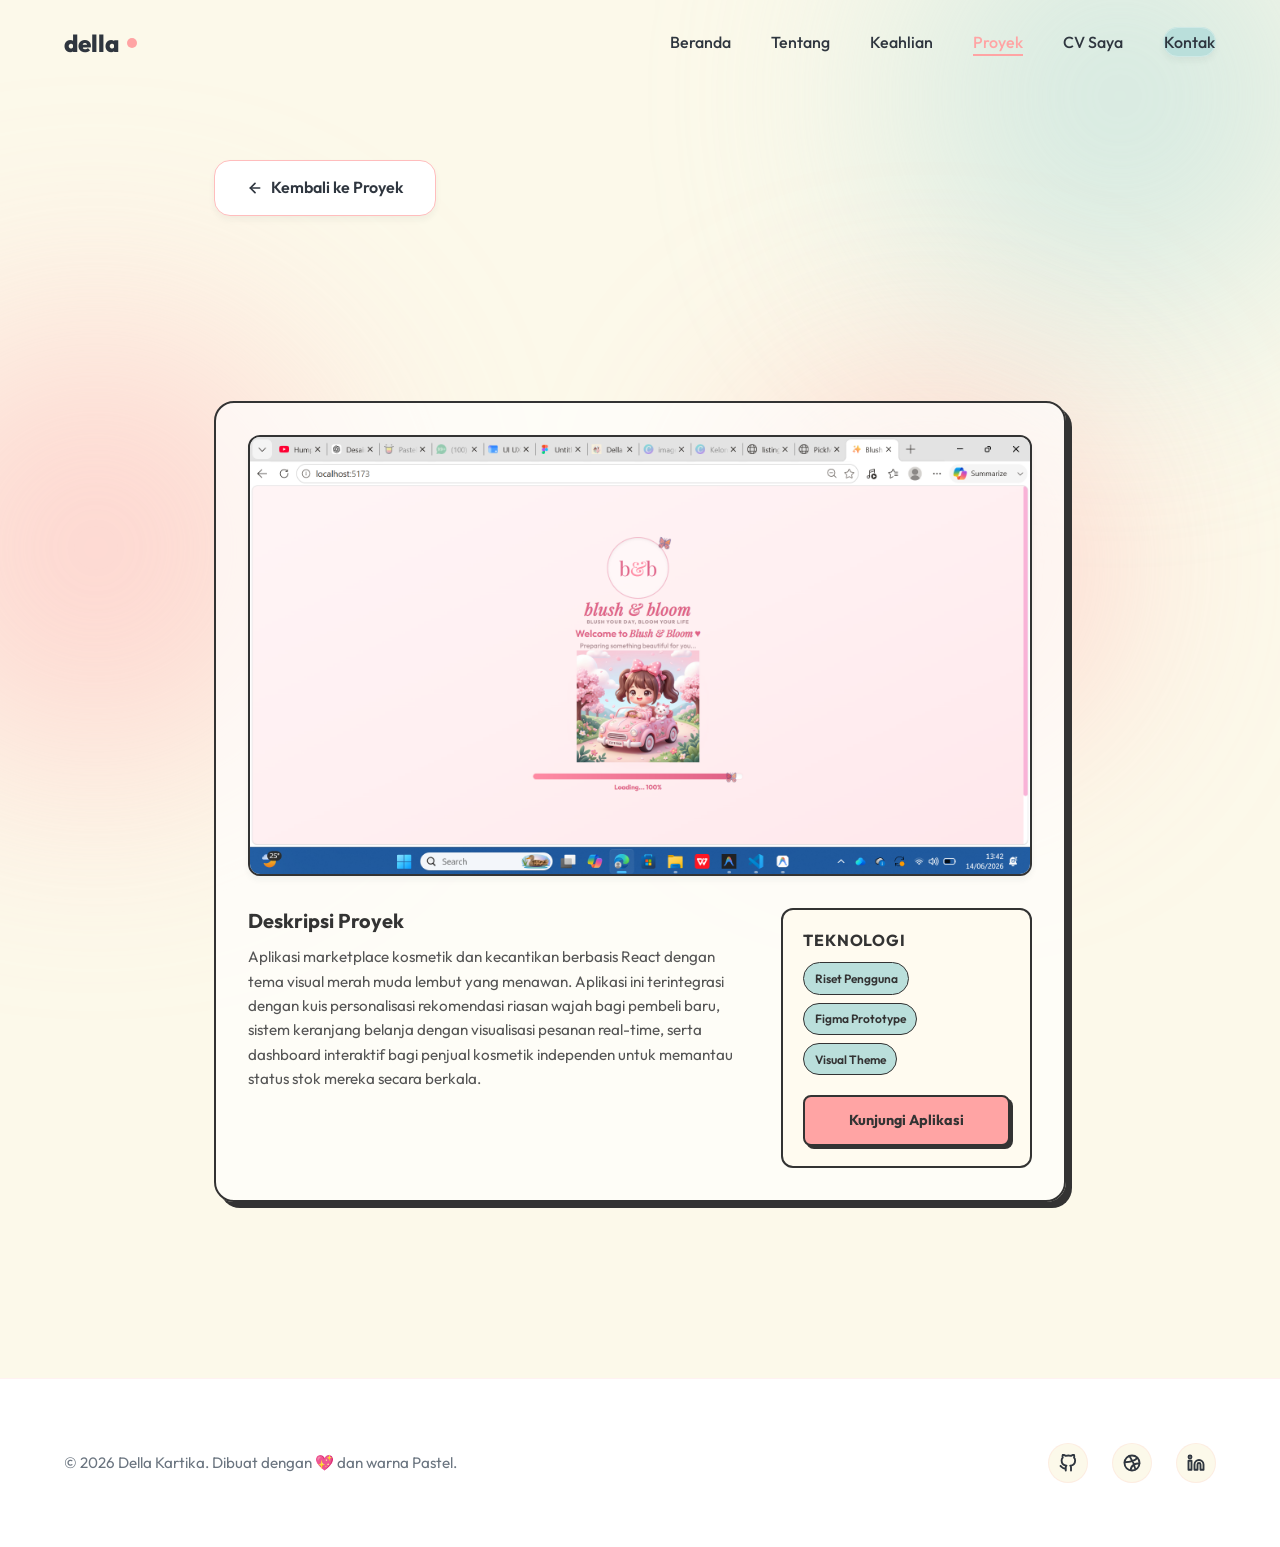
<file: pastel-portfolio/project-detail-3.html>
<!DOCTYPE html>
<html lang="id">
<head>
  <meta charset="UTF-8">
  <meta name="viewport" content="width=device-width, initial-scale=1.0">
  
  <title>Della Kartika | Detail Proyek - Blush & Bloom Marketplace</title>
  
  <!-- Favicon -->
  <link rel="icon" type="image/png" href="assets/avatar_profile.png">
  
  <!-- CSS Stylesheet -->
  <link rel="stylesheet" href="style.css">
</head>
<body>

  <!-- Background Blobs -->
  <div class="blob-decor blob-1"></div>
  <div class="blob-2 blob-decor"></div>
  <div class="blob-3 blob-decor"></div>

  <!-- Navigation Bar -->
  <header class="navbar" id="navbar">
    <div class="container">
      <a href="index.html" class="logo">
        della<span class="logo-dot"></span>
      </a>
      
      <nav>
        <ul class="nav-links" id="nav-links">
          <li class="nav-item"><a href="index.html">Beranda</a></li>
          <li class="nav-item"><a href="about.html">Tentang</a></li>
          <li class="nav-item"><a href="skill.html">Keahlian</a></li>
          <li class="nav-item"><a href="project.html" class="active">Proyek</a></li>
          <li class="nav-item"><a href="cv.html">CV Saya</a></li>
          <li class="nav-item"><a href="contact.html" class="nav-btn">Kontak</a></li>
        </ul>
      </nav>
      
      <button class="mobile-toggle" id="mobile-toggle" aria-label="Toggle Menu">
        <svg width="24" height="24" viewBox="0 0 24 24" fill="none" stroke="currentColor" stroke-width="2.5" stroke-linecap="round" stroke-linejoin="round">
          <line x1="3" y1="12" x2="21" y2="12"></line>
          <line x1="3" y1="6" x2="21" y2="6"></line>
          <line x1="3" y1="18" x2="21" y2="18"></line>
        </svg>
      </button>
    </div>
  </header>

  <!-- Project Detail Content (Detail Proyek 3) -->
  <section class="project-detail" style="padding-top: 10rem; padding-bottom: 8rem; min-height: 100vh;">
    <div class="container" style="max-width: 900px;">
      
      <a href="project.html" class="btn btn-secondary" style="margin-bottom: 2rem; display: inline-flex; align-items: center; gap: 0.5rem; text-decoration: none;">
        <svg width="16" height="16" viewBox="0 0 24 24" fill="none" stroke="currentColor" stroke-width="2.5" stroke-linecap="round" stroke-linejoin="round"><line x1="19" y1="12" x2="5" y2="12"></line><polyline points="12 19 5 12 12 5"></polyline></svg>
        Kembali ke Proyek
      </a>
      
      <div class="section-header" style="text-align: left; margin-bottom: 3rem;">
        <span class="section-tag">Desain UI/UX</span>
        <h2 class="section-title" style="font-size: 2.5rem; margin-top: 0.5rem;">Blush & Bloom Marketplace</h2>
      </div>
      
      <div class="project-detail-box" style="background: rgba(255, 255, 255, 0.65); border: 2px solid #333; border-radius: 20px; padding: 2rem; box-shadow: 6px 6px 0px #333; margin-bottom: 3rem;">
        <div class="modal-img-box" style="border: 2px solid #333; border-radius: 12px; overflow: hidden; margin-bottom: 2rem; height: auto; max-height: 450px; background: #fff;">
          <img src="assets/project_blush.png" alt="Blush & Bloom Marketplace" style="width: 100%; height: auto; display: block;">
        </div>
        
        <div class="modal-meta" style="display: grid; grid-template-columns: 2fr 1fr; gap: 2rem;">
          <div class="modal-info">
            <h4 style="font-family: 'Outfit', sans-serif; font-size: 1.25rem; font-weight: 700; color: #333; margin-bottom: 0.75rem;">Deskripsi Proyek</h4>
            <p style="font-size: 0.95rem; line-height: 1.6; color: #555; margin-bottom: 1.5rem;">Aplikasi marketplace kosmetik dan kecantikan berbasis React dengan tema visual merah muda lembut yang menawan. Aplikasi ini terintegrasi dengan kuis personalisasi rekomendasi riasan wajah bagi pembeli baru, sistem keranjang belanja dengan visualisasi pesanan real-time, serta dashboard interaktif bagi penjual kosmetik independen untuk memantau status stok mereka secara berkala.</p>
          </div>
          
          <div class="modal-sidebar">
            <div class="modal-sidebar-box" style="background: #FFFBF0; border: 2px solid #333; border-radius: 12px; padding: 1.25rem;">
              <h5 style="font-family: 'Outfit', sans-serif; font-size: 1rem; font-weight: 700; color: #333; margin-bottom: 0.75rem;">Teknologi</h5>
              <div class="modal-tech-list" style="display: flex; flex-wrap: wrap; gap: 0.5rem; margin-bottom: 1.25rem;">
                <span class="project-tag" style="background: #BADFDB; color: #333; font-size: 0.75rem; font-weight: 600; padding: 0.35rem 0.65rem; border: 1.5px solid #333; border-radius: 20px;">Riset Pengguna</span>
                <span class="project-tag" style="background: #BADFDB; color: #333; font-size: 0.75rem; font-weight: 600; padding: 0.35rem 0.65rem; border: 1.5px solid #333; border-radius: 20px;">Figma Prototype</span>
                <span class="project-tag" style="background: #BADFDB; color: #333; font-size: 0.75rem; font-weight: 600; padding: 0.35rem 0.65rem; border: 1.5px solid #333; border-radius: 20px;">Visual Theme</span>
              </div>
              <a href="#" class="modal-link-btn" target="_blank" style="display: block; text-align: center; background: #FFA4A4; color: #333; text-decoration: none; font-weight: 700; font-size: 0.9rem; padding: 0.75rem; border: 2px solid #333; border-radius: 8px; box-shadow: 3px 3px 0px #333; transition: all 0.2s ease;">Kunjungi Aplikasi</a>
            </div>
          </div>
        </div>
      </div>
      
    </div>
  </section>

  <!-- Footer Section -->
  <footer>
    <div class="container">
      <div class="footer-content">
        <p class="footer-copy">&copy; 2026 Della Kartika. Dibuat dengan 💖 dan warna Pastel.</p>
        
        <ul class="social-links">
          <li>
            <a href="https://github.com" class="social-link" target="_blank" rel="noopener noreferrer" aria-label="GitHub">
              <svg width="18" height="18" viewBox="0 0 24 24" fill="none" stroke="currentColor" stroke-width="2.5" stroke-linecap="round" stroke-linejoin="round"><path d="M9 19c-5 1.5-5-2.5-7-3m14 6v-3.87a3.37 3.37 0 0 0-.94-2.61c3.14-.35 6.44-1.54 6.44-7A5.44 5.44 0 0 0 20 4.77 5.07 5.07 0 0 0 19.91 1S18.73.65 16 2.48a13.38 13.38 0 0 0-7 0C6.27.65 5.09 1 5.09 1A5.07 5.07 0 0 0 5 4.77a5.44 5.44 0 0 0-1.5 3.78c0 5.42 3.3 6.61 6.44 7A3.37 3.37 0 0 0 9 18.13V22"></path></svg>
            </a>
          </li>
          <li>
            <a href="https://dribbble.com" class="social-link" target="_blank" rel="noopener noreferrer" aria-label="Dribbble">
              <svg width="18" height="18" viewBox="0 0 24 24" fill="none" stroke="currentColor" stroke-width="2.5" stroke-linecap="round" stroke-linejoin="round"><circle cx="12" cy="12" r="10"></circle><path d="M8.56 2.75c4.37 6.03 6.02 9.42 8.03 17.72m2.54-15.38c-3.72 4.35-8.94 5.66-16.88 5.85m19.5 1.9c-3.5-.49-11.05 1-11.6 8.56"></path></svg>
            </a>
          </li>
          <li>
            <a href="https://linkedin.com" class="social-link" target="_blank" rel="noopener noreferrer" aria-label="LinkedIn">
              <svg width="18" height="18" viewBox="0 0 24 24" fill="none" stroke="currentColor" stroke-width="2.5" stroke-linecap="round" stroke-linejoin="round"><path d="M16 8a6 6 0 0 1 6 6v7h-4v-7a2 2 0 0 0-2-2 2 2 0 0 0-2 2v7h-4v-7a6 6 0 0 1 6-6z"></path><rect x="2" y="9" width="4" height="12"></rect><circle cx="4" cy="4" r="2"></circle></svg>
            </a>
          </li>
        </ul>
      </div>
    </div>
  </footer>

  <!-- Back to Top Button -->
  <button class="back-to-top" id="back-to-top" aria-label="Back to top">
    <svg width="20" height="20" viewBox="0 0 24 24" fill="none" stroke="currentColor" stroke-width="2.5" stroke-linecap="round" stroke-linejoin="round"><polyline points="18 15 12 9 6 15"></polyline></svg>
  </button>

  <!-- JavaScript Interaction -->
  <script src="script.js"></script>
</body>
</html>
</file>
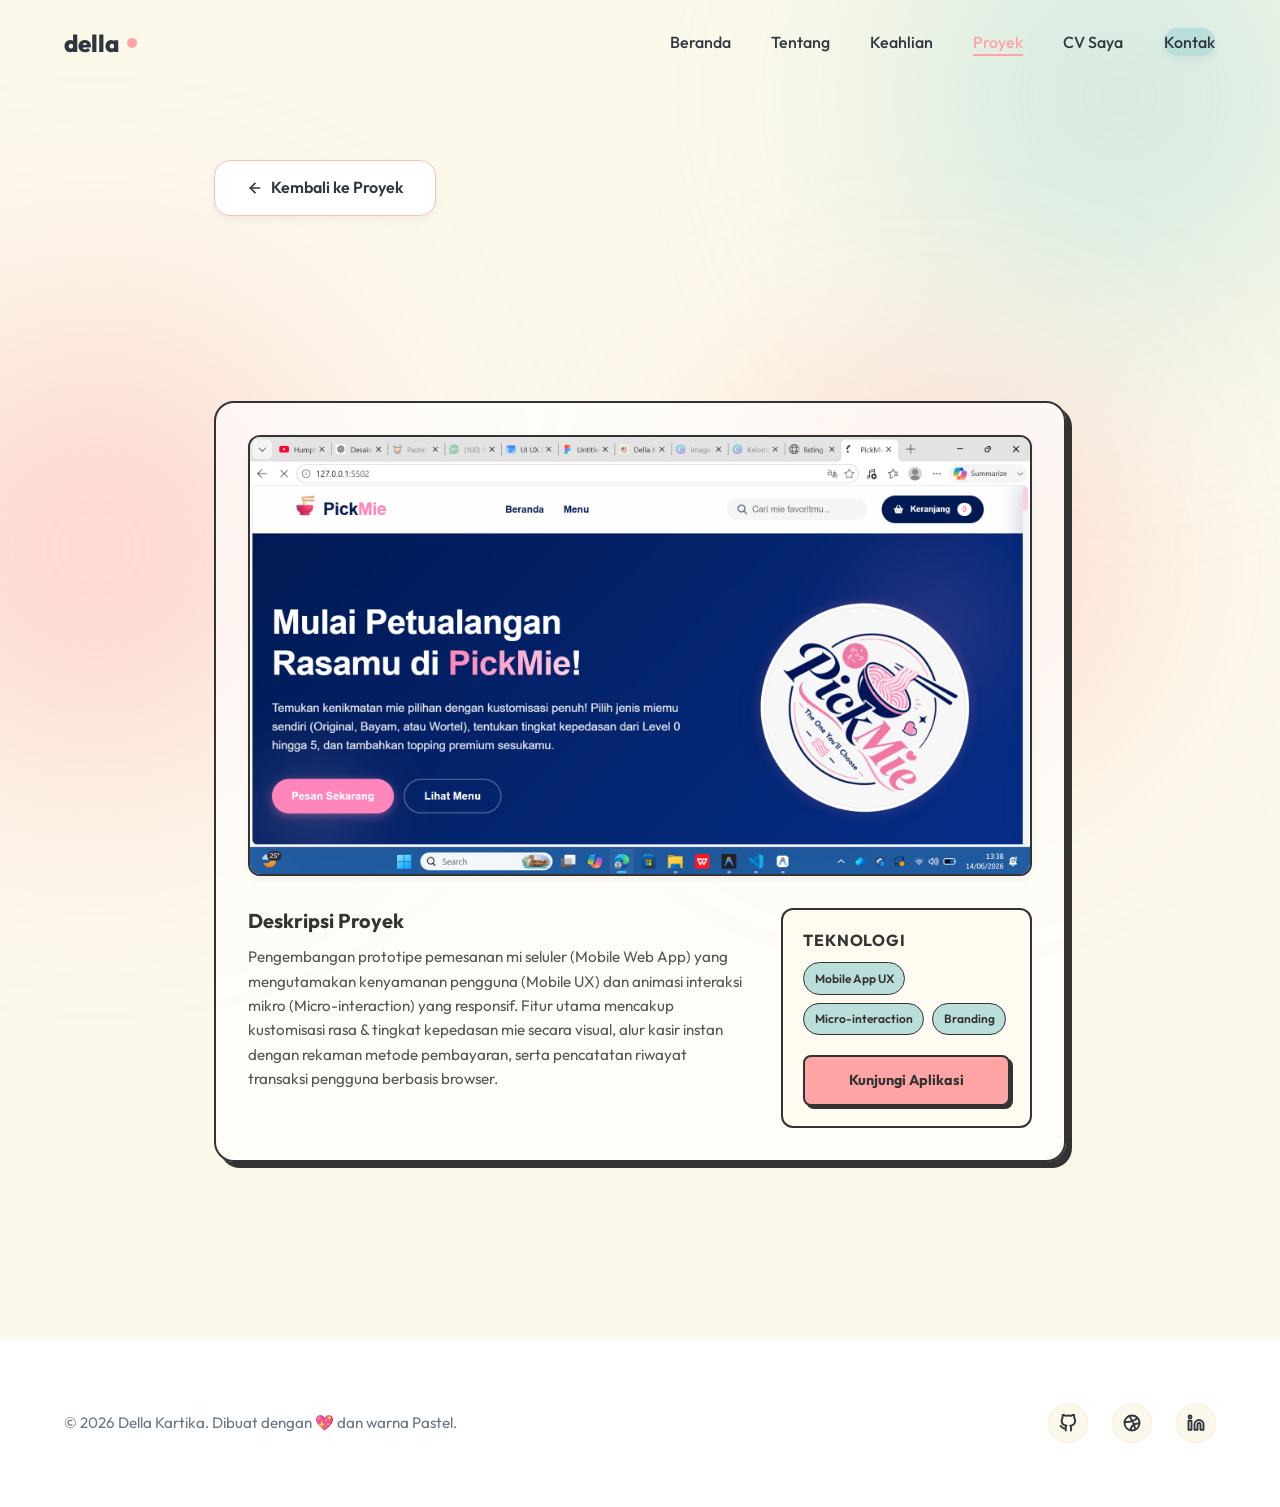
<file: pastel-portfolio/project-detail-4.html>
<!DOCTYPE html>
<html lang="id">
<head>
  <meta charset="UTF-8">
  <meta name="viewport" content="width=device-width, initial-scale=1.0">
  
  <title>Della Kartika | Detail Proyek - PickMie Ordering Prototype</title>
  
  <!-- Favicon -->
  <link rel="icon" type="image/png" href="assets/avatar_profile.png">
  
  <!-- CSS Stylesheet -->
  <link rel="stylesheet" href="style.css">
</head>
<body>

  <!-- Background Blobs -->
  <div class="blob-decor blob-1"></div>
  <div class="blob-2 blob-decor"></div>
  <div class="blob-3 blob-decor"></div>

  <!-- Navigation Bar -->
  <header class="navbar" id="navbar">
    <div class="container">
      <a href="index.html" class="logo">
        della<span class="logo-dot"></span>
      </a>
      
      <nav>
        <ul class="nav-links" id="nav-links">
          <li class="nav-item"><a href="index.html">Beranda</a></li>
          <li class="nav-item"><a href="about.html">Tentang</a></li>
          <li class="nav-item"><a href="skill.html">Keahlian</a></li>
          <li class="nav-item"><a href="project.html" class="active">Proyek</a></li>
          <li class="nav-item"><a href="cv.html">CV Saya</a></li>
          <li class="nav-item"><a href="contact.html" class="nav-btn">Kontak</a></li>
        </ul>
      </nav>
      
      <button class="mobile-toggle" id="mobile-toggle" aria-label="Toggle Menu">
        <svg width="24" height="24" viewBox="0 0 24 24" fill="none" stroke="currentColor" stroke-width="2.5" stroke-linecap="round" stroke-linejoin="round">
          <line x1="3" y1="12" x2="21" y2="12"></line>
          <line x1="3" y1="6" x2="21" y2="6"></line>
          <line x1="3" y1="18" x2="21" y2="18"></line>
        </svg>
      </button>
    </div>
  </header>

  <!-- Project Detail Content (Detail Proyek 4) -->
  <section class="project-detail" style="padding-top: 10rem; padding-bottom: 8rem; min-height: 100vh;">
    <div class="container" style="max-width: 900px;">
      
      <a href="project.html" class="btn btn-secondary" style="margin-bottom: 2rem; display: inline-flex; align-items: center; gap: 0.5rem; text-decoration: none;">
        <svg width="16" height="16" viewBox="0 0 24 24" fill="none" stroke="currentColor" stroke-width="2.5" stroke-linecap="round" stroke-linejoin="round"><line x1="19" y1="12" x2="5" y2="12"></line><polyline points="12 19 5 12 12 5"></polyline></svg>
        Kembali ke Proyek
      </a>
      
      <div class="section-header" style="text-align: left; margin-bottom: 3rem;">
        <span class="section-tag">Aplikasi Web</span>
        <h2 class="section-title" style="font-size: 2.5rem; margin-top: 0.5rem;">PickMie Ordering Prototype</h2>
      </div>
      
      <div class="project-detail-box" style="background: rgba(255, 255, 255, 0.65); border: 2px solid #333; border-radius: 20px; padding: 2rem; box-shadow: 6px 6px 0px #333; margin-bottom: 3rem;">
        <div class="modal-img-box" style="border: 2px solid #333; border-radius: 12px; overflow: hidden; margin-bottom: 2rem; height: auto; max-height: 450px; background: #fff;">
          <img src="assets/project_pickmie.png" alt="PickMie Ordering Prototype" style="width: 100%; height: auto; display: block;">
        </div>
        
        <div class="modal-meta" style="display: grid; grid-template-columns: 2fr 1fr; gap: 2rem;">
          <div class="modal-info">
            <h4 style="font-family: 'Outfit', sans-serif; font-size: 1.25rem; font-weight: 700; color: #333; margin-bottom: 0.75rem;">Deskripsi Proyek</h4>
            <p style="font-size: 0.95rem; line-height: 1.6; color: #555; margin-bottom: 1.5rem;">Pengembangan prototipe pemesanan mi seluler (Mobile Web App) yang mengutamakan kenyamanan pengguna (Mobile UX) dan animasi interaksi mikro (Micro-interaction) yang responsif. Fitur utama mencakup kustomisasi rasa & tingkat kepedasan mie secara visual, alur kasir instan dengan rekaman metode pembayaran, serta pencatatan riwayat transaksi pengguna berbasis browser.</p>
          </div>
          
          <div class="modal-sidebar">
            <div class="modal-sidebar-box" style="background: #FFFBF0; border: 2px solid #333; border-radius: 12px; padding: 1.25rem;">
              <h5 style="font-family: 'Outfit', sans-serif; font-size: 1rem; font-weight: 700; color: #333; margin-bottom: 0.75rem;">Teknologi</h5>
              <div class="modal-tech-list" style="display: flex; flex-wrap: wrap; gap: 0.5rem; margin-bottom: 1.25rem;">
                <span class="project-tag" style="background: #BADFDB; color: #333; font-size: 0.75rem; font-weight: 600; padding: 0.35rem 0.65rem; border: 1.5px solid #333; border-radius: 20px;">Mobile App UX</span>
                <span class="project-tag" style="background: #BADFDB; color: #333; font-size: 0.75rem; font-weight: 600; padding: 0.35rem 0.65rem; border: 1.5px solid #333; border-radius: 20px;">Micro-interaction</span>
                <span class="project-tag" style="background: #BADFDB; color: #333; font-size: 0.75rem; font-weight: 600; padding: 0.35rem 0.65rem; border: 1.5px solid #333; border-radius: 20px;">Branding</span>
              </div>
              <a href="#" class="modal-link-btn" target="_blank" style="display: block; text-align: center; background: #FFA4A4; color: #333; text-decoration: none; font-weight: 700; font-size: 0.9rem; padding: 0.75rem; border: 2px solid #333; border-radius: 8px; box-shadow: 3px 3px 0px #333; transition: all 0.2s ease;">Kunjungi Aplikasi</a>
            </div>
          </div>
        </div>
      </div>
      
    </div>
  </section>

  <!-- Footer Section -->
  <footer>
    <div class="container">
      <div class="footer-content">
        <p class="footer-copy">&copy; 2026 Della Kartika. Dibuat dengan 💖 dan warna Pastel.</p>
        
        <ul class="social-links">
          <li>
            <a href="https://github.com" class="social-link" target="_blank" rel="noopener noreferrer" aria-label="GitHub">
              <svg width="18" height="18" viewBox="0 0 24 24" fill="none" stroke="currentColor" stroke-width="2.5" stroke-linecap="round" stroke-linejoin="round"><path d="M9 19c-5 1.5-5-2.5-7-3m14 6v-3.87a3.37 3.37 0 0 0-.94-2.61c3.14-.35 6.44-1.54 6.44-7A5.44 5.44 0 0 0 20 4.77 5.07 5.07 0 0 0 19.91 1S18.73.65 16 2.48a13.38 13.38 0 0 0-7 0C6.27.65 5.09 1 5.09 1A5.07 5.07 0 0 0 5 4.77a5.44 5.44 0 0 0-1.5 3.78c0 5.42 3.3 6.61 6.44 7A3.37 3.37 0 0 0 9 18.13V22"></path></svg>
            </a>
          </li>
          <li>
            <a href="https://dribbble.com" class="social-link" target="_blank" rel="noopener noreferrer" aria-label="Dribbble">
              <svg width="18" height="18" viewBox="0 0 24 24" fill="none" stroke="currentColor" stroke-width="2.5" stroke-linecap="round" stroke-linejoin="round"><circle cx="12" cy="12" r="10"></circle><path d="M8.56 2.75c4.37 6.03 6.02 9.42 8.03 17.72m2.54-15.38c-3.72 4.35-8.94 5.66-16.88 5.85m19.5 1.9c-3.5-.49-11.05 1-11.6 8.56"></path></svg>
            </a>
          </li>
          <li>
            <a href="https://linkedin.com" class="social-link" target="_blank" rel="noopener noreferrer" aria-label="LinkedIn">
              <svg width="18" height="18" viewBox="0 0 24 24" fill="none" stroke="currentColor" stroke-width="2.5" stroke-linecap="round" stroke-linejoin="round"><path d="M16 8a6 6 0 0 1 6 6v7h-4v-7a2 2 0 0 0-2-2 2 2 0 0 0-2 2v7h-4v-7a6 6 0 0 1 6-6z"></path><rect x="2" y="9" width="4" height="12"></rect><circle cx="4" cy="4" r="2"></circle></svg>
            </a>
          </li>
        </ul>
      </div>
    </div>
  </footer>

  <!-- Back to Top Button -->
  <button class="back-to-top" id="back-to-top" aria-label="Back to top">
    <svg width="20" height="20" viewBox="0 0 24 24" fill="none" stroke="currentColor" stroke-width="2.5" stroke-linecap="round" stroke-linejoin="round"><polyline points="18 15 12 9 6 15"></polyline></svg>
  </button>

  <!-- JavaScript Interaction -->
  <script src="script.js"></script>
</body>
</html>
</file>
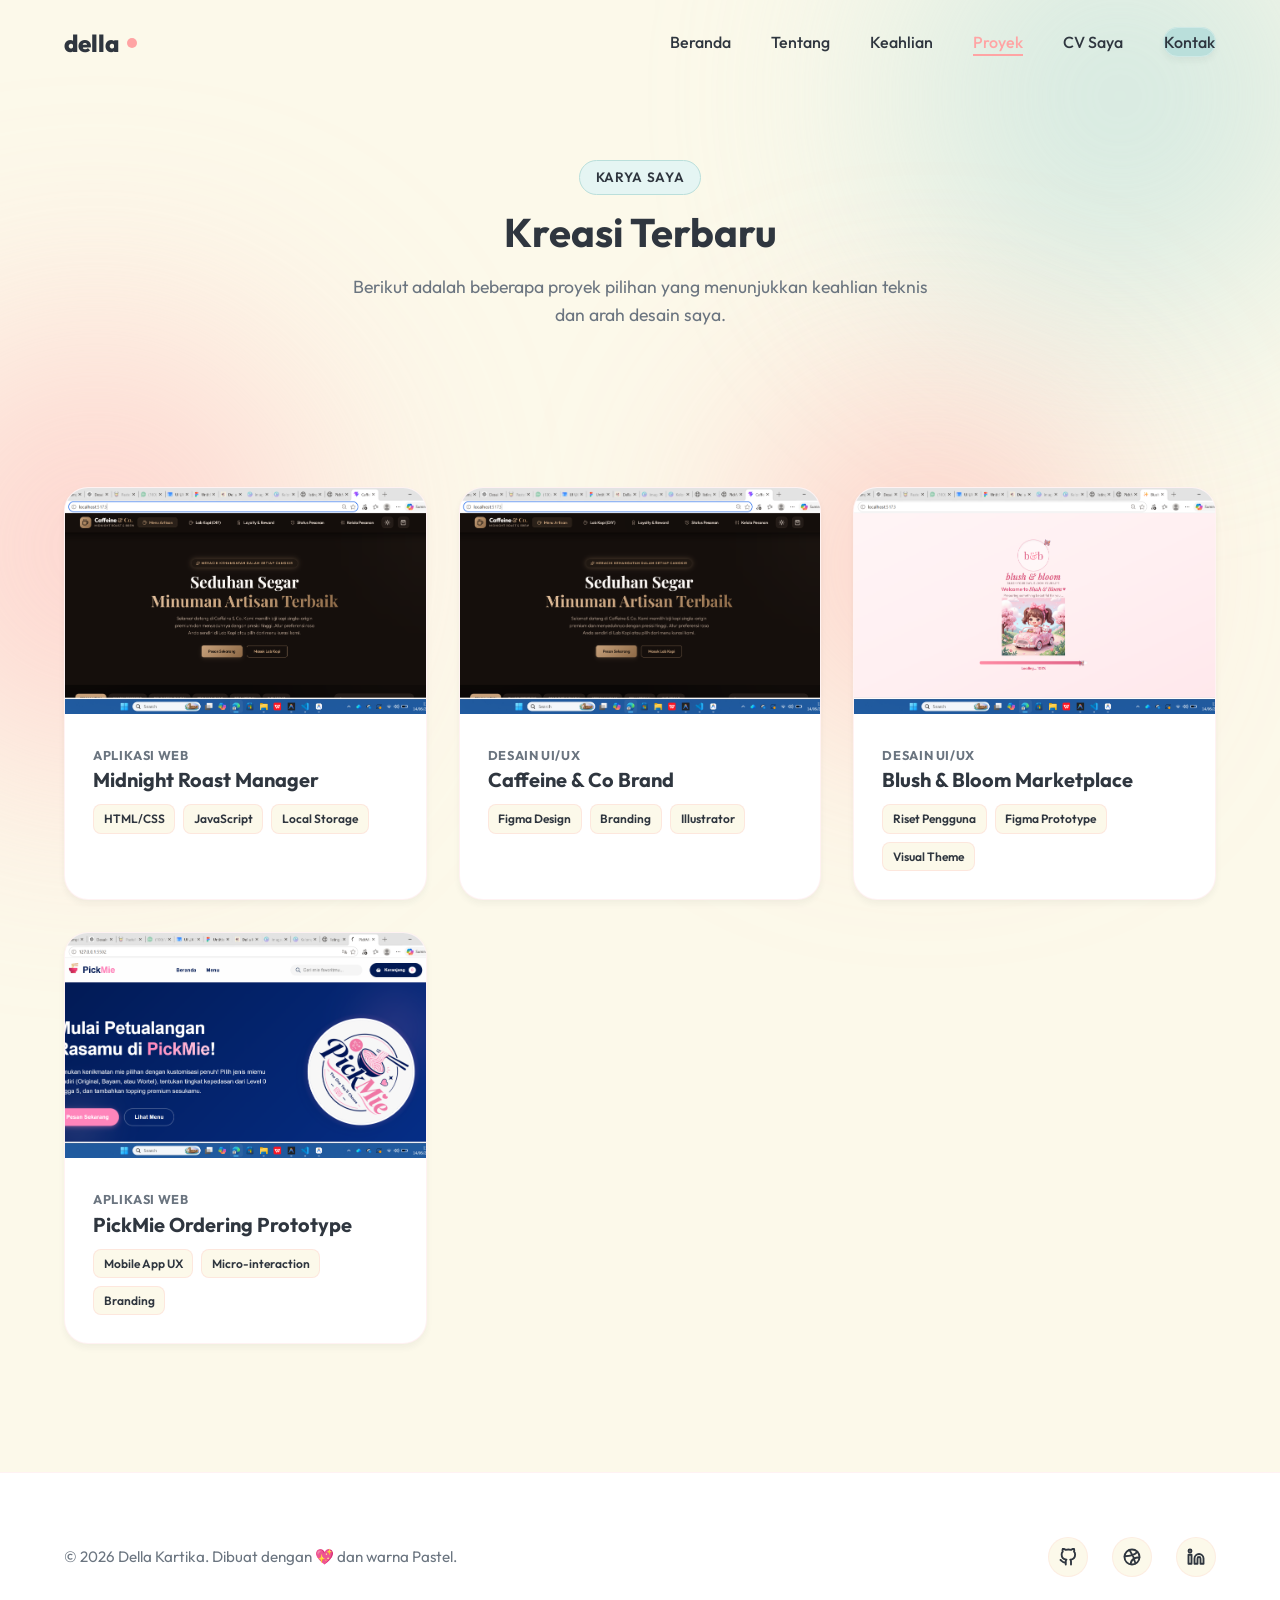
<file: pastel-portfolio/project.html>
<!DOCTYPE html>
<html lang="id">
<head>
  <meta charset="UTF-8">
  <meta name="viewport" content="width=device-width, initial-scale=1.0">
  
  <title>Della Kartika | Proyek</title>
  <meta name="description" content="Proyek Della Kartika - UI/UX Designer & Frontend Developer. Kumpulan hasil karya desain dan pengembangan aplikasi web.">
  
  <!-- Favicon -->
  <link rel="icon" type="image/png" href="assets/avatar_profile.png">
  
  <!-- CSS Stylesheet -->
  <link rel="stylesheet" href="style.css">
</head>
<body>

  <!-- Background Blobs -->
  <div class="blob-decor blob-1"></div>
  <div class="blob-2 blob-decor"></div>
  <div class="blob-3 blob-decor"></div>

  <!-- Navigation Bar -->
  <header class="navbar" id="navbar">
    <div class="container">
      <a href="index.html" class="logo">
        della<span class="logo-dot"></span>
      </a>
      
      <nav>
        <ul class="nav-links" id="nav-links">
          <li class="nav-item"><a href="index.html">Beranda</a></li>
          <li class="nav-item"><a href="about.html">Tentang</a></li>
          <li class="nav-item"><a href="skill.html">Keahlian</a></li>
          <li class="nav-item"><a href="project.html" class="active">Proyek</a></li>
          <li class="nav-item"><a href="cv.html">CV Saya</a></li>
          <li class="nav-item"><a href="contact.html" class="nav-btn">Kontak</a></li>
        </ul>
      </nav>
      
      <button class="mobile-toggle" id="mobile-toggle" aria-label="Toggle Menu">
        <svg width="24" height="24" viewBox="0 0 24 24" fill="none" stroke="currentColor" stroke-width="2.5" stroke-linecap="round" stroke-linejoin="round">
          <line x1="3" y1="12" x2="21" y2="12"></line>
          <line x1="3" y1="6" x2="21" y2="6"></line>
          <line x1="3" y1="18" x2="21" y2="18"></line>
        </svg>
      </button>
    </div>
  </header>

  <!-- Portfolio Section (Projects Screen) -->
  <section class="project" id="project" style="padding-top: 10rem; padding-bottom: 8rem; min-height: 80vh;">
    <div class="container">
      <div class="section-header" id="project-header">
        <span class="section-tag">Karya Saya</span>
        <h2 class="section-title">Kreasi Terbaru</h2>
        <p class="section-desc">Berikut adalah beberapa proyek pilihan yang menunjukkan keahlian teknis dan arah desain saya.</p>
      </div>
      
      <!-- Project Filter Buttons -->
      <ul class="project-filters" id="project-filters">
        <li><button class="filter-btn active" data-filter="all">Semua</button></li>
        <li><button class="filter-btn" data-filter="web">Aplikasi Web</button></li>
        <li><button class="filter-btn" data-filter="design">Desain UI/UX</button></li>
      </ul>
      
      <!-- Projects Grid -->
      <div class="projects-grid" id="projects-grid">
        
        <!-- Project 1 -->
        <a href="project-detail-1.html" class="project-card" data-category="web" style="text-decoration: none; color: inherit;">
          <div class="project-img-container">
            <img src="assets/project_caffeine.png" alt="Midnight Roast Order Dashboard" class="project-img">
            <div class="project-overlay">
              <div class="project-view-btn">
                <svg width="20" height="20" viewBox="0 0 24 24" fill="none" stroke="currentColor" stroke-width="2.5" stroke-linecap="round" stroke-linejoin="round"><path d="M1 12s4-8 11-8 11 8 11 8-4 8-11 8-11-8-11-8z"></path><circle cx="12" cy="12" r="3"></circle></svg>
              </div>
            </div>
          </div>
          <div class="project-content">
            <span class="project-category">Aplikasi Web</span>
            <h3 class="project-card-title">Midnight Roast Manager</h3>
            <div class="project-tags">
              <span class="project-tag">HTML/CSS</span>
              <span class="project-tag">JavaScript</span>
              <span class="project-tag">Local Storage</span>
            </div>
          </div>
        </a>

        <!-- Project 2 -->
        <a href="project-detail-2.html" class="project-card" data-category="design" style="text-decoration: none; color: inherit;">
          <div class="project-img-container">
            <img src="assets/project_caffeine.png" alt="Caffeine & Co Brand Identity" class="project-img">
            <div class="project-overlay">
              <div class="project-view-btn">
                <svg width="20" height="20" viewBox="0 0 24 24" fill="none" stroke="currentColor" stroke-width="2.5" stroke-linecap="round" stroke-linejoin="round"><path d="M1 12s4-8 11-8 11 8 11 8-4 8-11 8-11-8-11-8z"></path><circle cx="12" cy="12" r="3"></circle></svg>
              </div>
            </div>
          </div>
          <div class="project-content">
            <span class="project-category">Desain UI/UX</span>
            <h3 class="project-card-title">Caffeine & Co Brand</h3>
            <div class="project-tags">
              <span class="project-tag">Figma Design</span>
              <span class="project-tag">Branding</span>
              <span class="project-tag">Illustrator</span>
            </div>
          </div>
        </a>

        <!-- Project 3 -->
        <a href="project-detail-3.html" class="project-card" data-category="design" style="text-decoration: none; color: inherit;">
          <div class="project-img-container">
            <img src="assets/project_blush.png" alt="Blush & Bloom App Mockup" class="project-img">
            <div class="project-overlay">
              <div class="project-view-btn">
                <svg width="20" height="20" viewBox="0 0 24 24" fill="none" stroke="currentColor" stroke-width="2.5" stroke-linecap="round" stroke-linejoin="round"><path d="M1 12s4-8 11-8 11 8 11 8-4 8-11 8-11-8-11-8z"></path><circle cx="12" cy="12" r="3"></circle></svg>
              </div>
            </div>
          </div>
          <div class="project-content">
            <span class="project-category">Desain UI/UX</span>
            <h3 class="project-card-title">Blush & Bloom Marketplace</h3>
            <div class="project-tags">
              <span class="project-tag">Riset Pengguna</span>
              <span class="project-tag">Figma Prototype</span>
              <span class="project-tag">Visual Theme</span>
            </div>
          </div>
        </a>

        <!-- Project 4 -->
        <a href="project-detail-4.html" class="project-card" data-category="web" style="text-decoration: none; color: inherit;">
          <div class="project-img-container">
            <img src="assets/project_pickmie.png" alt="PickMie Mobile App Design" class="project-img">
            <div class="project-overlay">
              <div class="project-view-btn">
                <svg width="20" height="20" viewBox="0 0 24 24" fill="none" stroke="currentColor" stroke-width="2.5" stroke-linecap="round" stroke-linejoin="round"><path d="M1 12s4-8 11-8 11 8 11 8-4 8-11 8-11-8-11-8z"></path><circle cx="12" cy="12" r="3"></circle></svg>
              </div>
            </div>
          </div>
          <div class="project-content">
            <span class="project-category">Aplikasi Web</span>
            <h3 class="project-card-title">PickMie Ordering Prototype</h3>
            <div class="project-tags">
              <span class="project-tag">Mobile App UX</span>
              <span class="project-tag">Micro-interaction</span>
              <span class="project-tag">Branding</span>
            </div>
          </div>
        </a>

      </div>
    </div>
  </section>

  <!-- Footer Section -->
  <footer>
    <div class="container">
      <div class="footer-content">
        <p class="footer-copy">&copy; 2026 Della Kartika. Dibuat dengan 💖 dan warna Pastel.</p>
        
        <ul class="social-links">
          <li>
            <a href="https://github.com" class="social-link" target="_blank" rel="noopener noreferrer" aria-label="GitHub">
              <svg width="18" height="18" viewBox="0 0 24 24" fill="none" stroke="currentColor" stroke-width="2.5" stroke-linecap="round" stroke-linejoin="round"><path d="M9 19c-5 1.5-5-2.5-7-3m14 6v-3.87a3.37 3.37 0 0 0-.94-2.61c3.14-.35 6.44-1.54 6.44-7A5.44 5.44 0 0 0 20 4.77 5.07 5.07 0 0 0 19.91 1S18.73.65 16 2.48a13.38 13.38 0 0 0-7 0C6.27.65 5.09 1 5.09 1A5.07 5.07 0 0 0 5 4.77a5.44 5.44 0 0 0-1.5 3.78c0 5.42 3.3 6.61 6.44 7A3.37 3.37 0 0 0 9 18.13V22"></path></svg>
            </a>
          </li>
          <li>
            <a href="https://dribbble.com" class="social-link" target="_blank" rel="noopener noreferrer" aria-label="Dribbble">
              <svg width="18" height="18" viewBox="0 0 24 24" fill="none" stroke="currentColor" stroke-width="2.5" stroke-linecap="round" stroke-linejoin="round"><circle cx="12" cy="12" r="10"></circle><path d="M8.56 2.75c4.37 6.03 6.02 9.42 8.03 17.72m2.54-15.38c-3.72 4.35-8.94 5.66-16.88 5.85m19.5 1.9c-3.5-.49-11.05 1-11.6 8.56"></path></svg>
            </a>
          </li>
          <li>
            <a href="https://linkedin.com" class="social-link" target="_blank" rel="noopener noreferrer" aria-label="LinkedIn">
              <svg width="18" height="18" viewBox="0 0 24 24" fill="none" stroke="currentColor" stroke-width="2.5" stroke-linecap="round" stroke-linejoin="round"><path d="M16 8a6 6 0 0 1 6 6v7h-4v-7a2 2 0 0 0-2-2 2 2 0 0 0-2 2v7h-4v-7a6 6 0 0 1 6-6z"></path><rect x="2" y="9" width="4" height="12"></rect><circle cx="4" cy="4" r="2"></circle></svg>
            </a>
          </li>
        </ul>
      </div>
    </div>
  </footer>

  <!-- Back to Top Button -->
  <button class="back-to-top" id="back-to-top" aria-label="Back to top">
    <svg width="20" height="20" viewBox="0 0 24 24" fill="none" stroke="currentColor" stroke-width="2.5" stroke-linecap="round" stroke-linejoin="round"><polyline points="18 15 12 9 6 15"></polyline></svg>
  </button>

  <!-- JavaScript Interaction -->
  <script src="script.js"></script>
</body>
</html>
</file>
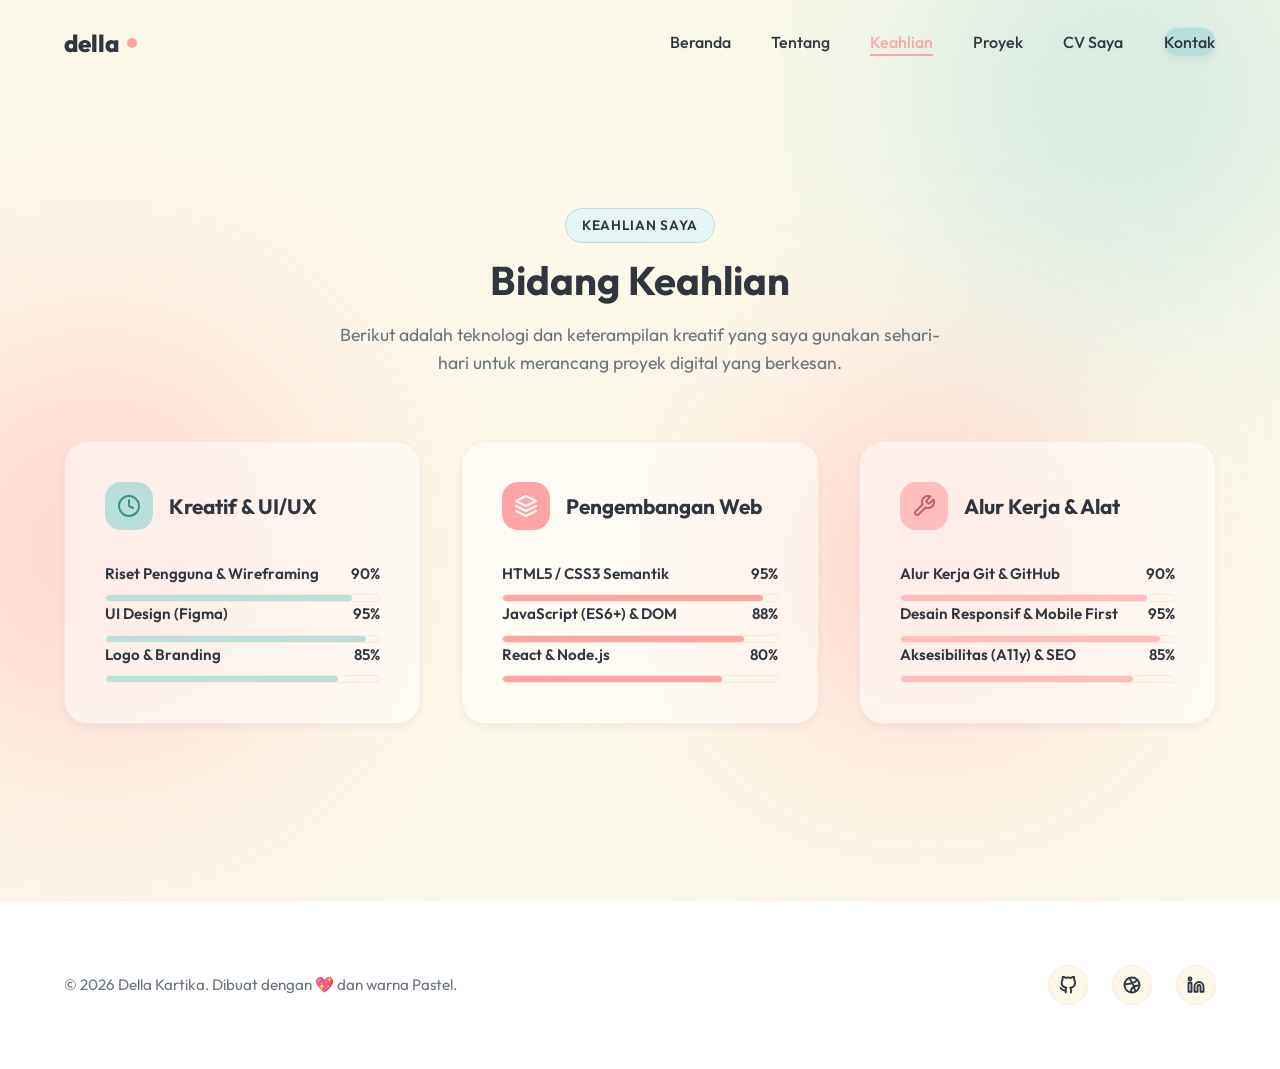
<file: pastel-portfolio/skill.html>
<!DOCTYPE html>
<html lang="id">
<head>
  <meta charset="UTF-8">
  <meta name="viewport" content="width=device-width, initial-scale=1.0">
  
  <title>Della Kartika | Keahlian</title>
  <meta name="description" content="Keahlian Della Kartika - UI/UX Designer & Frontend Developer. Bidang keahlian kreatif, pengembangan web, alur kerja, dan SEO.">
  
  <!-- Favicon -->
  <link rel="icon" type="image/png" href="assets/avatar_profile.png">
  
  <!-- CSS Stylesheet -->
  <link rel="stylesheet" href="style.css">
</head>
<body>

  <!-- Background Blobs -->
  <div class="blob-decor blob-1"></div>
  <div class="blob-2 blob-decor"></div>
  <div class="blob-3 blob-decor"></div>

  <!-- Navigation Bar -->
  <header class="navbar" id="navbar">
    <div class="container">
      <a href="index.html" class="logo">
        della<span class="logo-dot"></span>
      </a>
      
      <nav>
        <ul class="nav-links" id="nav-links">
          <li class="nav-item"><a href="index.html">Beranda</a></li>
          <li class="nav-item"><a href="about.html">Tentang</a></li>
          <li class="nav-item"><a href="skill.html" class="active">Keahlian</a></li>
          <li class="nav-item"><a href="project.html">Proyek</a></li>
          <li class="nav-item"><a href="cv.html">CV Saya</a></li>
          <li class="nav-item"><a href="contact.html" class="nav-btn">Kontak</a></li>
        </ul>
      </nav>
      
      <button class="mobile-toggle" id="mobile-toggle" aria-label="Toggle Menu">
        <svg width="24" height="24" viewBox="0 0 24 24" fill="none" stroke="currentColor" stroke-width="2.5" stroke-linecap="round" stroke-linejoin="round">
          <line x1="3" y1="12" x2="21" y2="12"></line>
          <line x1="3" y1="6" x2="21" y2="6"></line>
          <line x1="3" y1="18" x2="21" y2="18"></line>
        </svg>
      </button>
    </div>
  </header>

  <!-- Skills Section (Tools Screen) -->
  <section class="skill" id="skill" style="min-height: 100vh; display: flex; align-items: center; padding-top: 10rem; padding-bottom: 8rem;">
    <div class="container">
      <div class="section-header" id="skill-header">
        <span class="section-tag">Keahlian Saya</span>
        <h2 class="section-title">Bidang Keahlian</h2>
        <p class="section-desc">Berikut adalah teknologi dan keterampilan kreatif yang saya gunakan sehari-hari untuk merancang proyek digital yang berkesan.</p>
      </div>
      
      <div class="skill-grid">
        <!-- Design & Creative -->
        <div class="skill-column" id="skill-col-1">
          <div class="skill-col-header">
            <div class="skill-icon mint">
              <svg width="24" height="24" viewBox="0 0 24 24" fill="none" stroke="#3d8f87" stroke-width="2" stroke-linecap="round" stroke-linejoin="round"><path d="M12 22C17.5228 22 22 17.5228 22 12C22 6.47715 17.5228 2 12 2C6.47715 2 2 6.47715 2 12C2 17.5228 6.47715 22 12 22Z"></path><path d="M12 6V12L16 14"></path></svg>
            </div>
            <h3>Kreatif & UI/UX</h3>
          </div>
          <div class="skills-list">
            <div class="skill-bar-item">
              <div class="skill-info">
                <span>Riset Pengguna & Wireframing</span>
                <span>90%</span>
              </div>
              <div class="skill-progress-bg">
                <div class="skill-progress-bar mint" data-progress="90%"></div>
              </div>
            </div>
            <div class="skill-bar-item">
              <div class="skill-info">
                <span>UI Design (Figma)</span>
                <span>95%</span>
              </div>
              <div class="skill-progress-bg">
                <div class="skill-progress-bar mint" data-progress="95%"></div>
              </div>
            </div>
            <div class="skill-bar-item">
              <div class="skill-info">
                <span>Logo & Branding</span>
                <span>85%</span>
              </div>
              <div class="skill-progress-bg">
                <div class="skill-progress-bar mint" data-progress="85%"></div>
              </div>
            </div>
          </div>
        </div>
        
        <!-- Frontend Development -->
        <div class="skill-column" id="skill-col-2">
          <div class="skill-col-header">
            <div class="skill-icon coral">
              <svg width="24" height="24" viewBox="0 0 24 24" fill="none" stroke="white" stroke-width="2" stroke-linecap="round" stroke-linejoin="round"><polygon points="12 2 2 7 12 12 22 7 12 2"></polygon><polyline points="2 17 12 22 22 17"></polyline><polyline points="2 12 12 17 22 12"></polyline></svg>
            </div>
            <h3>Pengembangan Web</h3>
          </div>
          <div class="skills-list">
            <div class="skill-bar-item">
              <div class="skill-info">
                <span>HTML5 / CSS3 Semantik</span>
                <span>95%</span>
              </div>
              <div class="skill-progress-bg">
                <div class="skill-progress-bar coral" data-progress="95%"></div>
              </div>
            </div>
            <div class="skill-bar-item">
              <div class="skill-info">
                <span>JavaScript (ES6+) & DOM</span>
                <span>88%</span>
              </div>
              <div class="skill-progress-bg">
                <div class="skill-progress-bar coral" data-progress="88%"></div>
              </div>
            </div>
            <div class="skill-bar-item">
              <div class="skill-info">
                <span>React & Node.js</span>
                <span>80%</span>
              </div>
              <div class="skill-progress-bg">
                <div class="skill-progress-bar coral" data-progress="80%"></div>
              </div>
            </div>
          </div>
        </div>
        
        <!-- Tools & Standards -->
        <div class="skill-column" id="skill-col-3">
          <div class="skill-col-header">
            <div class="skill-icon rose">
              <svg width="24" height="24" viewBox="0 0 24 24" fill="none" stroke="#c46060" stroke-width="2" stroke-linecap="round" stroke-linejoin="round"><path d="M14.7 6.3a1 1 0 0 0 0 1.4l1.6 1.6a1 1 0 0 0 1.4 0l3.77-3.77a6 6 0 0 1-7.94 7.94l-6.91 6.91a2.12 2.12 0 0 1-3-3l6.91-6.91a6 6 0 0 1 7.94-7.94l-3.76 3.76z"></path></svg>
            </div>
            <h3>Alur Kerja & Alat</h3>
          </div>
          <div class="skills-list">
            <div class="skill-bar-item">
              <div class="skill-info">
                <span>Alur Kerja Git & GitHub</span>
                <span>90%</span>
              </div>
              <div class="skill-progress-bg">
                <div class="skill-progress-bar rose" data-progress="90%"></div>
              </div>
            </div>
            <div class="skill-bar-item">
              <div class="skill-info">
                <span>Desain Responsif & Mobile First</span>
                <span>95%</span>
              </div>
              <div class="skill-progress-bg">
                <div class="skill-progress-bar rose" data-progress="95%"></div>
              </div>
            </div>
            <div class="skill-bar-item">
              <div class="skill-info">
                <span>Aksesibilitas (A11y) & SEO</span>
                <span>85%</span>
              </div>
              <div class="skill-progress-bg">
                <div class="skill-progress-bar rose" data-progress="85%"></div>
              </div>
            </div>
          </div>
        </div>
      </div>
    </div>
  </section>

  <!-- Footer Section -->
  <footer>
    <div class="container">
      <div class="footer-content">
        <p class="footer-copy">&copy; 2026 Della Kartika. Dibuat dengan 💖 dan warna Pastel.</p>
        
        <ul class="social-links">
          <li>
            <a href="https://github.com" class="social-link" target="_blank" rel="noopener noreferrer" aria-label="GitHub">
              <svg width="18" height="18" viewBox="0 0 24 24" fill="none" stroke="currentColor" stroke-width="2.5" stroke-linecap="round" stroke-linejoin="round"><path d="M9 19c-5 1.5-5-2.5-7-3m14 6v-3.87a3.37 3.37 0 0 0-.94-2.61c3.14-.35 6.44-1.54 6.44-7A5.44 5.44 0 0 0 20 4.77 5.07 5.07 0 0 0 19.91 1S18.73.65 16 2.48a13.38 13.38 0 0 0-7 0C6.27.65 5.09 1 5.09 1A5.07 5.07 0 0 0 5 4.77a5.44 5.44 0 0 0-1.5 3.78c0 5.42 3.3 6.61 6.44 7A3.37 3.37 0 0 0 9 18.13V22"></path></svg>
            </a>
          </li>
          <li>
            <a href="https://dribbble.com" class="social-link" target="_blank" rel="noopener noreferrer" aria-label="Dribbble">
              <svg width="18" height="18" viewBox="0 0 24 24" fill="none" stroke="currentColor" stroke-width="2.5" stroke-linecap="round" stroke-linejoin="round"><circle cx="12" cy="12" r="10"></circle><path d="M8.56 2.75c4.37 6.03 6.02 9.42 8.03 17.72m2.54-15.38c-3.72 4.35-8.94 5.66-16.88 5.85m19.5 1.9c-3.5-.49-11.05 1-11.6 8.56"></path></svg>
            </a>
          </li>
          <li>
            <a href="https://linkedin.com" class="social-link" target="_blank" rel="noopener noreferrer" aria-label="LinkedIn">
              <svg width="18" height="18" viewBox="0 0 24 24" fill="none" stroke="currentColor" stroke-width="2.5" stroke-linecap="round" stroke-linejoin="round"><path d="M16 8a6 6 0 0 1 6 6v7h-4v-7a2 2 0 0 0-2-2 2 2 0 0 0-2 2v7h-4v-7a6 6 0 0 1 6-6z"></path><rect x="2" y="9" width="4" height="12"></rect><circle cx="4" cy="4" r="2"></circle></svg>
            </a>
          </li>
        </ul>
      </div>
    </div>
  </footer>

  <!-- Back to Top Button -->
  <button class="back-to-top" id="back-to-top" aria-label="Back to top">
    <svg width="20" height="20" viewBox="0 0 24 24" fill="none" stroke="currentColor" stroke-width="2.5" stroke-linecap="round" stroke-linejoin="round"><polyline points="18 15 12 9 6 15"></polyline></svg>
  </button>

  <!-- JavaScript Interaction -->
  <script src="script.js"></script>
</body>
</html>
</file>
<file: pastel-portfolio/style.css>
/* 
   Pastel Portfolio Stylesheet
   Color Palette:
   - Cream Background: #FCF9EA
   - Mint Accent: #BADFDB
   - Coral Accent: #FFA4A4
   - Rose Accent: #FFBDBD
*/

@import url('https://fonts.googleapis.com/css2?family=Outfit:wght@300;400;500;600;700;800&family=Playfair+Display:ital,wght@0,400;0,600;0,700;1,400&display=swap');

:root {
  --color-cream: #FCF9EA;
  --color-mint: #BADFDB;
  --color-coral: #FFA4A4;
  --color-rose: #FFBDBD;
  
  /* Semi-transparent variations for styling & glassmorphism */
  --color-cream-rgba: rgba(252, 249, 234, 0.85);
  --color-mint-light: #e5f5f3;
  --color-coral-light: #ffeaea;
  --color-rose-light: #fff0f0;
  
  /* Neutral Palette */
  --color-text-dark: #2F363F;
  --color-text-muted: #6B7580;
  --color-white: #FFFFFF;
  
  /* Borders and Shadows */
  --border-radius-sm: 8px;
  --border-radius-md: 16px;
  --border-radius-lg: 24px;
  --border-radius-circle: 50%;
  
  --shadow-sm: 0 4px 6px rgba(47, 54, 63, 0.05);
  --shadow-md: 0 10px 20px rgba(47, 54, 63, 0.08);
  --shadow-lg: 0 20px 40px rgba(47, 54, 63, 0.12);
  --shadow-inset: inset 0 2px 4px rgba(0, 0, 0, 0.06);
  
  --transition-fast: 0.2s ease;
  --transition-normal: 0.3s cubic-bezier(0.25, 0.8, 0.25, 1);
  --transition-slow: 0.5s cubic-bezier(0.25, 0.8, 0.25, 1);
}

/* Reset Styles */
*, *::before, *::after {
  box-sizing: border-box;
  margin: 0;
  padding: 0;
}

html {
  scroll-behavior: smooth;
  font-size: 16px;
}

body {
  font-family: 'Outfit', sans-serif;
  background-color: var(--color-cream);
  color: var(--color-text-dark);
  line-height: 1.6;
  overflow-x: hidden;
}

/* Typography styling */
h1, h2, h3, h4, h5, h6 {
  font-family: 'Outfit', sans-serif;
  font-weight: 700;
  line-height: 1.25;
  color: var(--color-text-dark);
}

.font-serif {
  font-family: 'Playfair Display', serif;
  font-style: italic;
  font-weight: 400;
}

a {
  text-decoration: none;
  color: inherit;
  transition: var(--transition-fast);
}

/* Scrollbar Customization */
::-webkit-scrollbar {
  width: 10px;
}
::-webkit-scrollbar-track {
  background: var(--color-cream);
}
::-webkit-scrollbar-thumb {
  background: var(--color-rose);
  border-radius: 5px;
  border: 2px solid var(--color-cream);
}
::-webkit-scrollbar-thumb:hover {
  background: var(--color-coral);
}

/* Background blob decorations */
.blob-decor {
  position: absolute;
  width: 35vw;
  height: 35vw;
  border-radius: 50%;
  filter: blur(120px);
  z-index: -1;
  opacity: 0.6;
  pointer-events: none;
}

.blob-1 {
  background: var(--color-mint);
  top: -10vw;
  right: -5vw;
  animation: float-slow 20s infinite alternate;
}

.blob-2 {
  background: var(--color-rose);
  bottom: 10vw;
  left: -10vw;
  animation: float-slow 25s infinite alternate-reverse;
}

.blob-3 {
  background: var(--color-coral);
  top: 45%;
  right: 15%;
  width: 25vw;
  height: 25vw;
  animation: float-slow 18s infinite alternate;
}

@keyframes float-slow {
  0% { transform: translate(0, 0) scale(1); }
  50% { transform: translate(30px, -50px) scale(1.1); }
  100% { transform: translate(-20px, 30px) scale(0.9); }
}

/* Layout Container */
.container {
  width: 100%;
  max-width: 1200px;
  margin: 0 auto;
  padding: 0 1.5rem;
}

/* Section Common Styling */
section {
  padding: 8rem 0;
  position: relative;
}

.section-header {
  text-align: center;
  margin-bottom: 4rem;
  opacity: 0;
  transform: translateY(20px);
  transition: var(--transition-slow);
}

.section-header.active {
  opacity: 1;
  transform: translateY(0);
}

.section-tag {
  display: inline-block;
  padding: 0.35rem 1rem;
  background-color: var(--color-mint-light);
  border: 1px solid var(--color-mint);
  border-radius: var(--border-radius-lg);
  font-size: 0.85rem;
  font-weight: 600;
  color: var(--color-text-dark);
  text-transform: uppercase;
  letter-spacing: 0.05em;
  margin-bottom: 0.75rem;
}

.section-title {
  font-size: 2.5rem;
  margin-bottom: 1rem;
}

.section-desc {
  max-width: 600px;
  margin: 0 auto;
  color: var(--color-text-muted);
  font-size: 1.1rem;
}

/* Header & Navigation */
.navbar {
  position: fixed;
  top: 0;
  left: 0;
  width: 100%;
  z-index: 100;
  padding: 1.5rem 0;
  transition: var(--transition-normal);
}

.navbar.scrolled {
  background-color: var(--color-cream-rgba);
  backdrop-filter: blur(12px);
  box-shadow: var(--shadow-sm);
  padding: 1rem 0;
  border-bottom: 1px solid rgba(255, 189, 189, 0.2);
}

.navbar .container {
  display: flex;
  justify-content: space-between;
  align-items: center;
}

.logo {
  font-size: 1.5rem;
  font-weight: 800;
  display: flex;
  align-items: center;
  gap: 0.5rem;
}

.logo-dot {
  display: inline-block;
  width: 10px;
  height: 10px;
  background-color: var(--color-coral);
  border-radius: var(--border-radius-circle);
}

.nav-links {
  display: flex;
  list-style: none;
  gap: 2.5rem;
  align-items: center;
}

.nav-item a {
  font-weight: 500;
  position: relative;
  padding: 0.25rem 0;
}

.nav-item a::after {
  content: '';
  position: absolute;
  bottom: 0;
  left: 0;
  width: 0;
  height: 2px;
  background-color: var(--color-coral);
  transition: var(--transition-fast);
}

.nav-item a:hover,
.nav-item a.active {
  color: var(--color-coral);
}

.nav-item a:hover::after,
.nav-item a.active::after {
  width: 100%;
}

.nav-btn {
  background-color: var(--color-mint);
  padding: 0.6rem 1.25rem;
  border-radius: var(--border-radius-md);
  font-weight: 600;
  box-shadow: var(--shadow-sm);
  border: 1px solid rgba(255, 255, 255, 0.3);
}

.nav-btn:hover {
  background-color: var(--color-white);
  color: var(--color-text-dark);
  border-color: var(--color-mint);
  box-shadow: var(--shadow-md);
  transform: translateY(-2px);
}

.mobile-toggle {
  display: none;
  cursor: pointer;
  border: none;
  background: none;
  font-size: 1.5rem;
}

/* Hero Section */
.hero {
  min-height: 100vh;
  display: flex;
  align-items: center;
  padding-top: 8rem;
  overflow: hidden;
}

.hero-grid {
  display: grid;
  grid-template-columns: 1.2fr 0.8fr;
  gap: 4rem;
  align-items: center;
}

.hero-text {
  opacity: 0;
  transform: translateY(30px);
  transition: var(--transition-slow) 0.1s;
}

.hero-text.active {
  opacity: 1;
  transform: translateY(0);
}

.hero-tag {
  display: inline-block;
  padding: 0.5rem 1.25rem;
  background-color: var(--color-rose-light);
  border: 1px solid var(--color-rose);
  color: var(--color-text-dark);
  font-weight: 600;
  font-size: 0.9rem;
  border-radius: 30px;
  margin-bottom: 1.5rem;
}

.hero-title {
  font-size: 4rem;
  font-weight: 800;
  margin-bottom: 1.5rem;
  line-height: 1.1;
}

.hero-title span.accent {
  background: linear-gradient(120deg, var(--color-coral) 0%, var(--color-rose) 100%);
  -webkit-background-clip: text;
  -webkit-text-fill-color: transparent;
}

.hero-desc {
  font-size: 1.2rem;
  color: var(--color-text-muted);
  margin-bottom: 2.5rem;
  max-width: 580px;
}

.hero-cta {
  display: flex;
  gap: 1.25rem;
  align-items: center;
}

.btn {
  display: inline-flex;
  align-items: center;
  justify-content: center;
  padding: 0.9rem 2rem;
  border-radius: var(--border-radius-md);
  font-weight: 600;
  font-size: 1rem;
  transition: var(--transition-normal);
  cursor: pointer;
  border: 1px solid transparent;
}

.btn-primary {
  background-color: var(--color-coral);
  color: var(--color-white);
  box-shadow: 0 6px 20px rgba(255, 164, 164, 0.4);
}

.btn-primary:hover {
  background-color: var(--color-white);
  color: var(--color-coral);
  border-color: var(--color-coral);
  transform: translateY(-3px);
  box-shadow: 0 10px 25px rgba(255, 164, 164, 0.2);
}

.btn-secondary {
  background-color: var(--color-white);
  border: 1px solid var(--color-rose);
  color: var(--color-text-dark);
  box-shadow: var(--shadow-sm);
}

.btn-secondary:hover {
  background-color: var(--color-rose-light);
  transform: translateY(-3px);
  box-shadow: var(--shadow-md);
}

.hero-visual {
  position: relative;
  display: flex;
  justify-content: center;
  align-items: center;
  opacity: 0;
  transform: scale(0.9);
  transition: var(--transition-slow) 0.3s;
}

.hero-visual.active {
  opacity: 1;
  transform: scale(1);
}

.avatar-wrapper {
  position: relative;
  width: 320px;
  height: 320px;
  z-index: 2;
}

.avatar-image {
  width: 100%;
  height: 100%;
  border-radius: var(--border-radius-circle);
  object-fit: cover;
  border: 8px solid var(--color-white);
  box-shadow: var(--shadow-lg);
  position: relative;
  z-index: 2;
}

.avatar-border-decor {
  position: absolute;
  top: -10px;
  left: -10px;
  right: -10px;
  bottom: -10px;
  border-radius: var(--border-radius-circle);
  border: 2px dashed var(--color-rose);
  animation: rotate-slow 30s linear infinite;
  pointer-events: none;
  z-index: 1;
}

@keyframes rotate-slow {
  from { transform: rotate(0deg); }
  to { transform: rotate(360deg); }
}

.floating-card {
  position: absolute;
  background-color: rgba(255, 255, 255, 0.9);
  backdrop-filter: blur(8px);
  border: 1px solid rgba(255, 255, 255, 0.5);
  border-radius: var(--border-radius-md);
  padding: 0.8rem 1.2rem;
  display: flex;
  align-items: center;
  gap: 0.75rem;
  box-shadow: var(--shadow-md);
  z-index: 3;
}

.card-top-left {
  top: 20px;
  left: -30px;
  animation: float-vertical 4s ease-in-out infinite alternate;
}

.card-bottom-right {
  bottom: 30px;
  right: -30px;
  animation: float-vertical 4.5s ease-in-out infinite alternate-reverse 0.5s;
}

@keyframes float-vertical {
  0% { transform: translateY(0); }
  100% { transform: translateY(-12px); }
}

.card-icon {
  width: 36px;
  height: 36px;
  border-radius: var(--border-radius-circle);
  display: flex;
  align-items: center;
  justify-content: center;
  font-size: 1.2rem;
}

.icon-mint { background-color: var(--color-mint-light); color: #3d8f87; }
.icon-coral { background-color: var(--color-coral-light); color: #c46060; }

.card-info h5 {
  font-size: 0.95rem;
  font-weight: 700;
}

.card-info p {
  font-size: 0.8rem;
  color: var(--color-text-muted);
}

/* About Section */
.about-grid {
  display: grid;
  grid-template-columns: 0.9fr 1.1fr;
  gap: 5rem;
  align-items: center;
}

.about-visual {
  position: relative;
  opacity: 0;
  transform: translateX(-30px);
  transition: var(--transition-slow);
}

.about-visual.active {
  opacity: 1;
  transform: translateX(0);
}

.about-img-box {
  background-color: var(--color-white);
  padding: 1rem;
  border-radius: var(--border-radius-lg);
  box-shadow: var(--shadow-md);
  position: relative;
}

.about-img {
  width: 100%;
  height: auto;
  border-radius: var(--border-radius-md);
}

.about-badge {
  position: absolute;
  bottom: -30px;
  right: -20px;
  background-color: var(--color-rose);
  padding: 1.5rem;
  border-radius: var(--border-radius-lg);
  color: var(--color-text-dark);
  text-align: center;
  box-shadow: var(--shadow-lg);
  border: 4px solid var(--color-white);
  min-width: 140px;
}

.about-badge .num {
  display: block;
  font-size: 2.2rem;
  font-weight: 800;
  line-height: 1;
}

.about-badge .txt {
  font-size: 0.85rem;
  font-weight: 600;
}

.about-content {
  opacity: 0;
  transform: translateX(30px);
  transition: var(--transition-slow);
}

.about-content.active {
  opacity: 1;
  transform: translateX(0);
}

.about-subtitle {
  font-size: 1.8rem;
  margin-bottom: 1.5rem;
}

.about-p {
  color: var(--color-text-muted);
  margin-bottom: 2rem;
  font-size: 1.05rem;
}

.about-details {
  display: grid;
  grid-template-columns: 1fr 1fr;
  gap: 1.5rem;
  margin-bottom: 2.5rem;
}

.detail-item {
  display: flex;
  align-items: flex-start;
  gap: 0.75rem;
}

.detail-check {
  width: 24px;
  height: 24px;
  border-radius: var(--border-radius-circle);
  background-color: var(--color-mint-light);
  border: 1px solid var(--color-mint);
  display: flex;
  align-items: center;
  justify-content: center;
  color: #3d8f87;
  font-size: 0.75rem;
  flex-shrink: 0;
}

.detail-text h4 {
  font-size: 1rem;
  margin-bottom: 0.25rem;
}

.detail-text p {
  font-size: 0.85rem;
  color: var(--color-text-muted);
}

/* Skills Section */
.skill-grid {
  display: grid;
  grid-template-columns: repeat(3, 1fr);
  gap: 2.5rem;
}

.skill-column {
  background-color: rgba(255, 255, 255, 0.5);
  border: 1px solid rgba(255, 189, 189, 0.3);
  padding: 2.5rem;
  border-radius: var(--border-radius-lg);
  box-shadow: var(--shadow-sm);
  transition: var(--transition-normal);
  opacity: 0;
  transform: translateY(30px);
}

.skill-column.active {
  opacity: 1;
  transform: translateY(0);
}

.skill-column:hover {
  transform: translateY(-5px);
  box-shadow: var(--shadow-md);
  border-color: var(--color-rose);
  background-color: rgba(255, 255, 255, 0.8);
}

.skill-col-header {
  display: flex;
  align-items: center;
  gap: 1rem;
  margin-bottom: 2rem;
}

.skill-icon {
  width: 48px;
  height: 48px;
  border-radius: var(--border-radius-md);
  display: flex;
  align-items: center;
  justify-content: center;
  font-size: 1.5rem;
}

.skill-icon.mint { background-color: var(--color-mint); }
.skill-icon.coral { background-color: var(--color-coral); color: var(--color-white); }
.skill-icon.rose { background-color: var(--color-rose); }

.skill-col-header h3 {
  font-size: 1.3rem;
  font-weight: 700;
}

.skill-list {
  display: flex;
  flex-direction: column;
  gap: 1.5rem;
}

.skill-bar-item {
  width: 100%;
}

.skill-info {
  display: flex;
  justify-content: space-between;
  margin-bottom: 0.5rem;
  font-size: 0.95rem;
  font-weight: 600;
}

.skill-progress-bg {
  width: 100%;
  height: 8px;
  background-color: var(--color-cream);
  border: 1px solid rgba(255, 189, 189, 0.3);
  border-radius: var(--border-radius-lg);
  overflow: hidden;
}

.skill-progress-bar {
  height: 100%;
  border-radius: var(--border-radius-lg);
  width: 0%; /* Animated on scroll */
  transition: width 1.5s cubic-bezier(0.1, 0.8, 0.2, 1);
}

.skill-progress-bar.mint { background-color: var(--color-mint); }
.skill-progress-bar.coral { background-color: var(--color-coral); }
.skill-progress-bar.rose { background-color: var(--color-rose); }

/* Projects Section */
.project-filters {
  display: flex;
  justify-content: center;
  gap: 1rem;
  margin-bottom: 3.5rem;
  list-style: none;
  opacity: 0;
  transform: translateY(15px);
  transition: var(--transition-normal);
}

.project-filters.active {
  opacity: 1;
  transform: translateY(0);
}

.filter-btn {
  padding: 0.6rem 1.5rem;
  border-radius: 30px;
  font-size: 0.95rem;
  font-weight: 600;
  background-color: var(--color-white);
  border: 1px solid var(--color-rose);
  cursor: pointer;
  transition: var(--transition-normal);
}

.filter-btn:hover, .filter-btn.active {
  background-color: var(--color-coral);
  color: var(--color-white);
  border-color: var(--color-coral);
  box-shadow: 0 4px 12px rgba(255, 164, 164, 0.3);
}

.projects-grid {
  display: grid;
  grid-template-columns: repeat(auto-fill, minmax(350px, 1fr));
  gap: 2rem;
}

.projects-empty {
  grid-column: 1 / -1;
  text-align: center;
  padding: 5rem 2rem;
  background: var(--color-white);
  border-radius: var(--border-radius-lg);
  border: 2px dashed var(--color-mint);
  max-width: 550px;
  margin: 1rem auto 0 auto;
  box-shadow: var(--shadow-sm);
  transition: transform var(--transition-normal), border-color var(--transition-normal);
}

.projects-empty:hover {
  transform: translateY(-5px);
  border-color: var(--color-rose);
}

.projects-empty .empty-icon {
  font-size: 3.5rem;
  margin-bottom: 1.5rem;
  animation: float-vertical 3s ease-in-out infinite alternate;
}

.projects-empty h3 {
  font-family: 'Outfit', sans-serif;
  font-size: 1.6rem;
  color: var(--color-text-dark);
  margin-bottom: 0.75rem;
}

.projects-empty p {
  color: var(--color-text-muted);
  font-size: 1rem;
  line-height: 1.6;
}

.project-card {
  background-color: var(--color-white);
  border-radius: var(--border-radius-lg);
  overflow: hidden;
  box-shadow: var(--shadow-sm);
  border: 1px solid rgba(255, 189, 189, 0.2);
  transition: var(--transition-normal);
  cursor: pointer;
  opacity: 0;
  transform: translateY(30px);
}

.project-card.active {
  opacity: 1;
  transform: translateY(0);
}

.project-card:hover {
  transform: translateY(-8px);
  box-shadow: var(--shadow-lg);
  border-color: var(--color-rose);
}

.project-img-container {
  position: relative;
  overflow: hidden;
  aspect-ratio: 16/10;
  background-color: var(--color-cream);
}

.project-img {
  width: 100%;
  height: 100%;
  object-fit: cover;
  transition: var(--transition-slow);
}

.project-card:hover .project-img {
  transform: scale(1.05);
}

.project-overlay {
  position: absolute;
  top: 0;
  left: 0;
  width: 100%;
  height: 100%;
  background: rgba(47, 54, 63, 0.2);
  display: flex;
  justify-content: center;
  align-items: center;
  opacity: 0;
  transition: var(--transition-normal);
}

.project-card:hover .project-overlay {
  opacity: 1;
}

.project-view-btn {
  background-color: var(--color-white);
  color: var(--color-text-dark);
  width: 48px;
  height: 48px;
  border-radius: var(--border-radius-circle);
  display: flex;
  align-items: center;
  justify-content: center;
  font-size: 1.2rem;
  box-shadow: var(--shadow-md);
  transform: scale(0.8);
  transition: var(--transition-normal);
}

.project-card:hover .project-view-btn {
  transform: scale(1);
}

.project-content {
  padding: 1.75rem;
}

.project-category {
  font-size: 0.8rem;
  text-transform: uppercase;
  letter-spacing: 0.05em;
  font-weight: 700;
  color: var(--color-text-muted);
  margin-bottom: 0.5rem;
}

.project-card-title {
  font-size: 1.25rem;
  font-weight: 700;
  margin-bottom: 0.75rem;
  transition: var(--transition-fast);
}

.project-card:hover .project-card-title {
  color: var(--color-coral);
}

.project-tags {
  display: flex;
  flex-wrap: wrap;
  gap: 0.5rem;
}

.project-tag {
  font-size: 0.75rem;
  font-weight: 600;
  padding: 0.25rem 0.6rem;
  border-radius: var(--border-radius-sm);
  background-color: var(--color-cream);
  color: var(--color-text-dark);
  border: 1px solid rgba(255, 189, 189, 0.3);
}

/* Timeline Section */
.timeline {
  max-width: 800px;
  margin: 0 auto;
  position: relative;
  padding: 2rem 0;
}

.timeline::before {
  content: '';
  position: absolute;
  top: 0;
  bottom: 0;
  left: 50%;
  width: 2px;
  background-color: var(--color-rose);
  transform: translateX(-50%);
}

.timeline-item {
  position: relative;
  width: 50%;
  padding: 1.5rem 3rem;
  box-sizing: border-box;
  opacity: 0;
  transform: translateY(30px);
  transition: var(--transition-slow);
}

.timeline-item.active {
  opacity: 1;
  transform: translateY(0);
}

.timeline-item-left {
  left: 0;
  text-align: right;
}

.timeline-item-right {
  left: 50%;
  text-align: left;
}

.timeline-dot {
  position: absolute;
  top: 2rem;
  width: 20px;
  height: 20px;
  border-radius: var(--border-radius-circle);
  background-color: var(--color-white);
  border: 4px solid var(--color-coral);
  z-index: 5;
}

.timeline-item-left .timeline-dot {
  right: -10px;
}

.timeline-item-right .timeline-dot {
  left: -10px;
}

.timeline-content {
  background-color: var(--color-white);
  border: 1px solid rgba(255, 189, 189, 0.2);
  border-radius: var(--border-radius-lg);
  padding: 2rem;
  box-shadow: var(--shadow-sm);
  transition: var(--transition-normal);
  position: relative;
}

.timeline-content:hover {
  box-shadow: var(--shadow-md);
  border-color: var(--color-mint);
  transform: translateY(-3px);
}

.timeline-date {
  display: inline-block;
  padding: 0.3rem 0.8rem;
  background-color: var(--color-mint-light);
  border: 1px solid var(--color-mint);
  border-radius: 20px;
  font-size: 0.85rem;
  font-weight: 600;
  margin-bottom: 1rem;
}

.timeline-title {
  font-size: 1.2rem;
  font-weight: 700;
  margin-bottom: 0.25rem;
}

.timeline-company {
  font-size: 0.95rem;
  color: var(--color-text-muted);
  font-weight: 500;
  margin-bottom: 1rem;
}

.timeline-desc {
  color: var(--color-text-muted);
  font-size: 0.95rem;
}

/* Contact Section */
.contact-grid {
  display: grid;
  grid-template-columns: 0.8fr 1.2fr;
  gap: 4rem;
  align-items: flex-start;
}

.contact-info {
  opacity: 0;
  transform: translateX(-30px);
  transition: var(--transition-slow);
}

.contact-info.active {
  opacity: 1;
  transform: translateX(0);
}

.contact-subtitle {
  font-size: 1.8rem;
  margin-bottom: 1.5rem;
}

.contact-p {
  color: var(--color-text-muted);
  margin-bottom: 2.5rem;
  font-size: 1.05rem;
}

.contact-cards {
  display: flex;
  flex-direction: column;
  gap: 1.5rem;
}

.contact-info-card {
  display: flex;
  align-items: center;
  gap: 1.25rem;
  background-color: rgba(255, 255, 255, 0.5);
  padding: 1.25rem 1.75rem;
  border-radius: var(--border-radius-md);
  border: 1px solid rgba(255, 189, 189, 0.2);
  transition: var(--transition-normal);
}

.contact-info-card:hover {
  background-color: var(--color-white);
  border-color: var(--color-rose);
  transform: translateX(5px);
}

.contact-info-icon {
  width: 44px;
  height: 44px;
  border-radius: var(--border-radius-circle);
  background-color: var(--color-mint-light);
  display: flex;
  align-items: center;
  justify-content: center;
  font-size: 1.2rem;
  color: #3d8f87;
  flex-shrink: 0;
}

.contact-info-text h4 {
  font-size: 0.9rem;
  color: var(--color-text-muted);
  font-weight: 500;
  text-transform: uppercase;
  letter-spacing: 0.05em;
}

.contact-info-text p {
  font-size: 1.1rem;
  font-weight: 600;
}

.contact-form-container {
  background-color: var(--color-white);
  border: 1px solid rgba(255, 189, 189, 0.2);
  border-radius: var(--border-radius-lg);
  padding: 3rem;
  box-shadow: var(--shadow-md);
  opacity: 0;
  transform: translateX(30px);
  transition: var(--transition-slow);
}

.contact-form-container.active {
  opacity: 1;
  transform: translateX(0);
}

.form-row {
  display: grid;
  grid-template-columns: 1fr 1fr;
  gap: 1.5rem;
  margin-bottom: 1.5rem;
}

.form-group {
  margin-bottom: 1.5rem;
}

.form-group label {
  display: block;
  font-size: 0.9rem;
  font-weight: 600;
  margin-bottom: 0.5rem;
}

.form-control {
  width: 100%;
  padding: 0.85rem 1.25rem;
  border-radius: var(--border-radius-md);
  border: 1px solid var(--color-rose);
  background-color: var(--color-cream);
  font-family: inherit;
  font-size: 0.95rem;
  color: var(--color-text-dark);
  transition: var(--transition-normal);
}

.form-control:focus {
  outline: none;
  border-color: var(--color-mint);
  background-color: var(--color-white);
  box-shadow: 0 0 0 4px var(--color-mint-light);
}

textarea.form-control {
  resize: vertical;
  min-height: 140px;
}

/* Footer Section */
footer {
  background-color: var(--color-white);
  border-top: 1px solid rgba(255, 189, 189, 0.2);
  padding: 4rem 0;
}

.footer-content {
  display: flex;
  justify-content: space-between;
  align-items: center;
}

.footer-copy {
  color: var(--color-text-muted);
  font-size: 0.95rem;
}

.social-links {
  display: flex;
  gap: 1.5rem;
  list-style: none;
}

.social-link {
  width: 40px;
  height: 40px;
  border-radius: var(--border-radius-circle);
  background-color: var(--color-cream);
  display: flex;
  align-items: center;
  justify-content: center;
  font-size: 1.1rem;
  transition: var(--transition-normal);
  border: 1px solid rgba(255, 189, 189, 0.2);
}

.social-link:hover {
  background-color: var(--color-coral);
  color: var(--color-white);
  transform: translateY(-3px);
  box-shadow: 0 4px 10px rgba(255, 164, 164, 0.3);
}

/* Modal Popup Styles */
.modal-overlay {
  position: fixed;
  top: 0;
  left: 0;
  width: 100%;
  height: 100%;
  background-color: rgba(47, 54, 63, 0.4);
  backdrop-filter: blur(8px);
  z-index: 1000;
  display: flex;
  align-items: center;
  justify-content: center;
  opacity: 0;
  pointer-events: none;
  transition: var(--transition-normal);
}

.modal-overlay.active {
  opacity: 1;
  pointer-events: auto;
}

.modal-container {
  background-color: var(--color-cream);
  width: 90%;
  max-width: 800px;
  border-radius: var(--border-radius-lg);
  box-shadow: var(--shadow-lg);
  overflow: hidden;
  border: 1px solid rgba(255, 189, 189, 0.3);
  transform: scale(0.9);
  transition: var(--transition-normal);
}

.modal-overlay.active .modal-container {
  transform: scale(1);
}

.modal-header {
  padding: 1.5rem 2rem;
  background-color: var(--color-white);
  border-bottom: 1px solid rgba(255, 189, 189, 0.2);
  display: flex;
  justify-content: space-between;
  align-items: center;
}

.modal-title {
  font-size: 1.5rem;
  font-weight: 700;
}

.modal-close {
  background: none;
  border: none;
  font-size: 1.5rem;
  cursor: pointer;
  color: var(--color-text-muted);
  transition: var(--transition-fast);
}

.modal-close:hover {
  color: var(--color-coral);
  transform: rotate(90deg);
}

.modal-body {
  padding: 2rem;
  max-height: 70vh;
  overflow-y: auto;
}

.modal-img-box {
  width: 100%;
  aspect-ratio: 16/9;
  border-radius: var(--border-radius-md);
  overflow: hidden;
  margin-bottom: 2rem;
  box-shadow: var(--shadow-sm);
  background-color: var(--color-white);
  border: 1px solid rgba(255, 189, 189, 0.2);
}

.modal-img {
  width: 100%;
  height: 100%;
  object-fit: cover;
}

.modal-meta {
  display: grid;
  grid-template-columns: 1.3fr 0.7fr;
  gap: 2rem;
  align-items: flex-start;
}

.modal-info h4 {
  font-size: 1.1rem;
  margin-bottom: 0.75rem;
}

.modal-info p {
  color: var(--color-text-muted);
  margin-bottom: 1.5rem;
}

.modal-sidebar-box {
  background-color: var(--color-white);
  padding: 1.5rem;
  border-radius: var(--border-radius-md);
  border: 1px solid rgba(255, 189, 189, 0.2);
}

.modal-sidebar-box h5 {
  font-size: 0.95rem;
  margin-bottom: 0.75rem;
  text-transform: uppercase;
  letter-spacing: 0.05em;
  color: var(--color-text-muted);
}

.modal-tech-list {
  display: flex;
  flex-wrap: wrap;
  gap: 0.5rem;
  margin-bottom: 1.5rem;
}

.modal-link-btn {
  display: block;
  text-align: center;
  padding: 0.75rem 1.25rem;
  background-color: var(--color-mint);
  border-radius: var(--border-radius-md);
  font-weight: 600;
  transition: var(--transition-normal);
}

.modal-link-btn:hover {
  background-color: var(--color-coral);
  color: var(--color-white);
}

/* Toast Notifications */
.toast-container {
  position: fixed;
  bottom: 2rem;
  right: 2rem;
  z-index: 1100;
}

.toast {
  background-color: var(--color-white);
  border-left: 5px solid var(--color-mint);
  padding: 1rem 1.5rem;
  border-radius: var(--border-radius-md);
  box-shadow: var(--shadow-lg);
  display: flex;
  align-items: center;
  gap: 0.75rem;
  transform: translateX(120%);
  transition: transform 0.4s cubic-bezier(0.175, 0.885, 0.32, 1.275);
}

.toast.show {
  transform: translateX(0);
}

.toast-icon {
  width: 24px;
  height: 24px;
  border-radius: var(--border-radius-circle);
  background-color: var(--color-mint-light);
  color: #3d8f87;
  display: flex;
  align-items: center;
  justify-content: center;
  font-size: 0.85rem;
}

.toast-content h5 {
  font-size: 0.95rem;
  font-weight: 700;
}

.toast-content p {
  font-size: 0.8rem;
  color: var(--color-text-muted);
}

/* Back to Top Button */
.back-to-top {
  position: fixed;
  bottom: 2rem;
  left: 2rem;
  width: 44px;
  height: 44px;
  border-radius: var(--border-radius-circle);
  background-color: var(--color-white);
  border: 1px solid var(--color-rose);
  display: flex;
  align-items: center;
  justify-content: center;
  cursor: pointer;
  z-index: 90;
  box-shadow: var(--shadow-md);
  opacity: 0;
  transform: scale(0.8) translateY(20px);
  pointer-events: none;
  transition: var(--transition-normal);
}

.back-to-top.show {
  opacity: 1;
  transform: scale(1) translateY(0);
  pointer-events: auto;
}

.back-to-top:hover {
  background-color: var(--color-rose);
  transform: scale(1.1);
}

/* Responsive styling */
@media (max-width: 1024px) {
  html {
    font-size: 15px;
  }
  
  .hero-grid {
    gap: 2rem;
  }
  
  .hero-title {
    font-size: 3.5rem;
  }
  
  .about-grid {
    gap: 3rem;
  }
  
  .skill-grid {
    gap: 1.5rem;
    grid-template-columns: repeat(2, 1fr);
  }
  
  .skill-column:last-child {
    grid-column: span 2;
  }
}

@media (max-width: 768px) {
  html {
    font-size: 14px;
  }
  
  section {
    padding: 6rem 0;
  }
  
  .navbar {
    padding: 1rem 0;
    background-color: var(--color-cream-rgba);
    backdrop-filter: blur(12px);
    border-bottom: 1px solid rgba(255, 189, 189, 0.2);
  }
  
  .mobile-toggle {
    display: block;
    z-index: 102;
  }
  
  .nav-links {
    position: fixed;
    top: 0;
    right: -100%;
    width: 280px;
    height: 100vh;
    background-color: var(--color-white);
    box-shadow: var(--shadow-lg);
    flex-direction: column;
    justify-content: center;
    gap: 2rem;
    padding: 2rem;
    z-index: 101;
    transition: var(--transition-slow);
  }
  
  .nav-links.active {
    right: 0;
  }
  
  .hero-grid {
    grid-template-columns: 1fr;
    text-align: center;
    gap: 4rem;
  }
  
  .hero-desc {
    margin: 0 auto 2.5rem;
  }
  
  .hero-cta {
    justify-content: center;
  }
  
  .hero-visual {
    order: -1;
  }
  
  .avatar-wrapper {
    width: 260px;
    height: 260px;
  }
  
  .about-grid {
    grid-template-columns: 1fr;
    gap: 4rem;
  }
  
  .about-visual {
    order: -1;
    max-width: 450px;
    margin: 0 auto;
  }
  
  .timeline::before {
    left: 2rem;
  }
  
  .timeline-item {
    width: 100%;
    padding-left: 4.5rem;
    padding-right: 0;
  }
  
  .timeline-item-left {
    text-align: left;
  }
  
  .timeline-item-right {
    left: 0;
  }
  
  .timeline-dot {
    left: calc(2rem - 9px) !important;
  }
  
  .contact-grid {
    grid-template-columns: 1fr;
  }
  
  .contact-form-container {
    padding: 2rem;
  }
  
  .form-row {
    grid-template-columns: 1fr;
    gap: 0;
  }
}

@media (max-width: 480px) {
  .skill-grid {
    grid-template-columns: 1fr;
  }
  
  .skill-column:last-child {
    grid-column: span 1;
  }
  
  .hero-title {
    font-size: 2.8rem;
  }
  
  .hero-cta {
    flex-direction: column;
    width: 100%;
  }
  
  .btn {
    width: 100%;
  }
}
</file>
